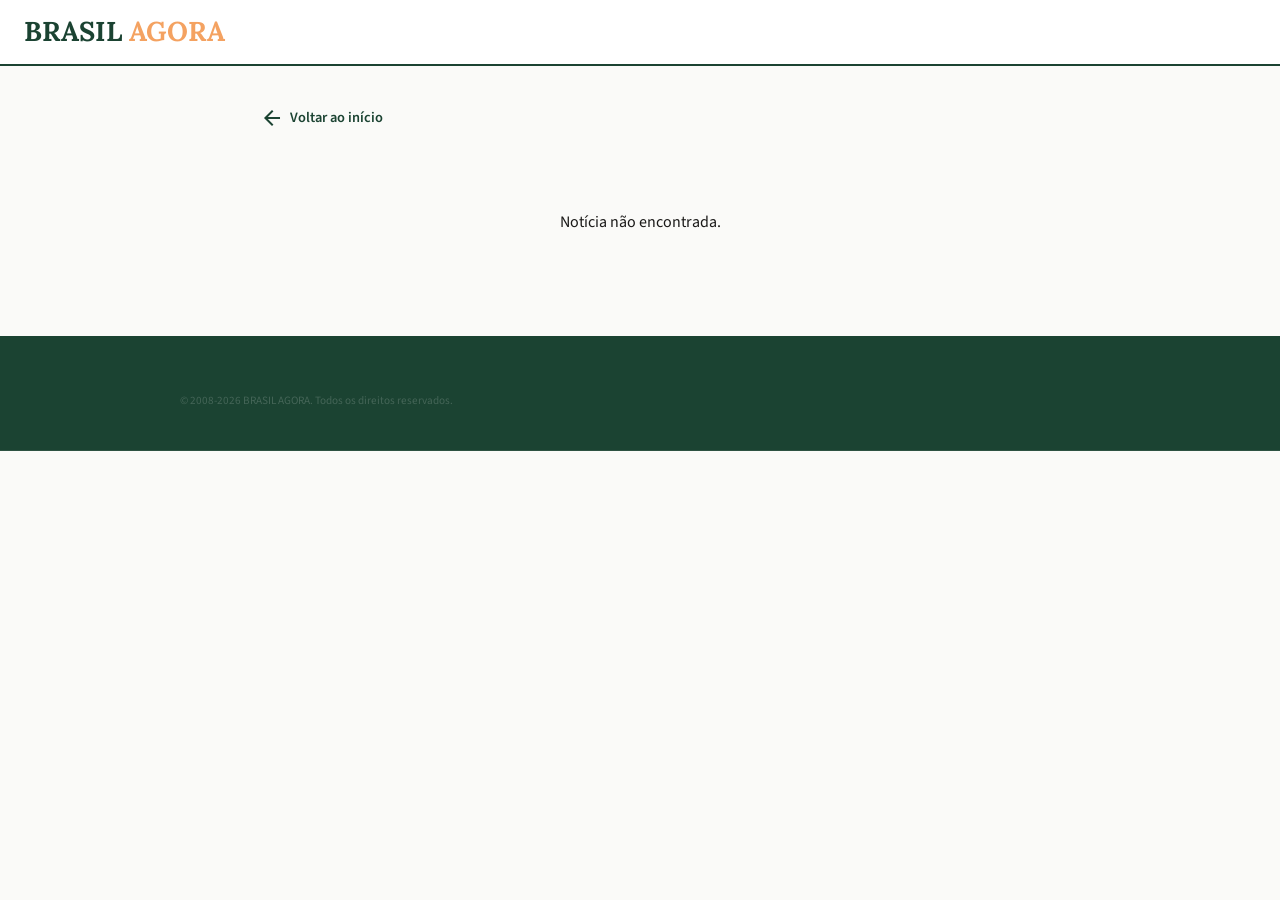
<file: noticia.html>
<!DOCTYPE html>
<html lang="pt-BR" data-theme="light">
<head>
    <meta charset="UTF-8">
    <meta name="viewport" content="width=device-width, initial-scale=1.0">
    <title>BRASIL AGORA — Notícia</title>
    <link rel="preconnect" href="https://fonts.googleapis.com">
    <link rel="preconnect" href="https://fonts.gstatic.com" crossorigin>
    <link href="https://fonts.googleapis.com/css2?family=Source+Sans+3:wght@300;400;500;600;700;800;900&family=Lora:wght@400;500;600;700&display=swap" rel="stylesheet">
    <link href="https://fonts.googleapis.com/icon?family=Material+Icons" rel="stylesheet">
    <link rel="stylesheet" href="css/style.css">
    <style>
        .noticia-container { max-width: 800px; margin: 40px auto; padding: 0 20px; }
        .noticia-header { margin-bottom: 24px; }
        .noticia-category {
            display: inline-block; background: var(--green); color: white;
            padding: 4px 14px; border-radius: 6px; font-size: 0.7rem;
            font-weight: 800; text-transform: uppercase; letter-spacing: 1px;
            margin-bottom: 16px;
        }
        .noticia-title {
            font-family: var(--font-display); font-size: 2.2rem;
            font-weight: 700; line-height: 1.2; margin-bottom: 12px;
        }
        .noticia-meta { color: var(--text-muted); font-size: 0.85rem; margin-bottom: 20px; }
        .noticia-image {
            width: 100%; aspect-ratio: 16/9; object-fit: cover;
            border-radius: var(--radius); margin-bottom: 28px;
        }
        .noticia-body { font-size: 1.1rem; line-height: 1.9; }
        .noticia-back {
            display: inline-flex; align-items: center; gap: 6px;
            margin-bottom: 20px; color: var(--green); font-weight: 600;
            font-size: 0.9rem;
        }
        .noticia-back:hover { opacity: 0.8; }
        .noticia-share-bar {
            display: flex; gap: 10px; margin-top: 32px; padding-top: 20px;
            border-top: 1px solid var(--border);
        }
        .noticia-share-btn {
            padding: 10px 20px; border-radius: 8px; font-weight: 600;
            font-size: 0.85rem; color: white; display: flex; align-items: center;
            gap: 6px;
        }
        .noticia-share-btn.whatsapp { background: #25D366; }
        .noticia-share-btn.twitter { background: #1DA1F2; }
        .noticia-share-btn.facebook { background: #1877F2; }
        @media (max-width: 768px) {
            .noticia-title { font-size: 1.5rem; }
            .noticia-body { font-size: 1rem; }
        }
    </style>
</head>
<body>
    <header class="header">
        <div class="header-inner">
            <a href="/" class="brand">
                <span class="brand-name">BRASIL <span>AGORA</span></span>
            </a>
        </div>
    </header>

    <main class="noticia-container">
        <a href="/" class="noticia-back">
            <span class="material-icons">arrow_back</span> Voltar ao início
        </a>
        <div id="noticia-content">
            <p style="text-align:center; padding:60px 0; color: var(--text-muted);">Carregando notícia...</p>
        </div>
    </main>

    <footer class="footer">
        <div class="footer-inner">
            <div class="footer-bottom">&copy; 2008-2026 BRASIL AGORA. Todos os direitos reservados.</div>
        </div>
    </footer>

    <script src="js/news-data.js"></script>
    <script>
    (function() {
        var params = new URLSearchParams(window.location.search);
        var id = params.get('id');
        var container = document.getElementById('noticia-content');
        if (!id || typeof noticias === 'undefined') {
            container.innerHTML = '<p style="text-align:center;padding:60px 0;">Notícia não encontrada.</p>';
            return;
        }
        var n = noticias.find(function(x) { return x.id == id; });
        if (!n) {
            container.innerHTML = '<p style="text-align:center;padding:60px 0;">Notícia não encontrada.</p>';
            return;
        }
        var cats = typeof CATEGORIAS !== 'undefined' ? CATEGORIAS : {};
        var catInfo = cats[n.categoria] || {nome: n.categoria};
        document.title = n.titulo + ' — BRASIL AGORA';

        container.innerHTML =
            '<div class="noticia-header">' +
                '<span class="noticia-category">' + (catInfo.nome || n.categoria) + '</span>' +
                '<h1 class="noticia-title">' + n.titulo + '</h1>' +
                '<div class="noticia-meta">' + n.autor + ' &bull; ' + n.tempo + '</div>' +
            '</div>' +
            '<img class="noticia-image" src="' + n.imagem + '" alt="">' +
            '<div class="noticia-body">' +
                '<p><strong>' + (n.resumo || '') + '</strong></p>' +
                '<p>A informação foi confirmada por fontes oficiais na manhã desta ' + ['domingo','segunda-feira','terça-feira','quarta-feira','quinta-feira','sexta-feira','sábado'][new Date().getDay()] + '. Representantes destacaram a importância do tema para a população brasileira e o impacto nas políticas públicas do país.</p>' +
                '<p>Segundo analistas consultados pela reportagem do Brasil Agora, a medida pode trazer consequências significativas para o cenário político e econômico nacional nos próximos meses.</p>' +
                '<p>"Estamos trabalhando para garantir que todas as etapas sejam cumpridas dentro do cronograma estabelecido", afirmou uma das autoridades envolvidas no processo.</p>' +
                '<p>A equipe de reportagem continuará acompanhando o desdobramento do caso e trará novas informações assim que disponíveis. Acompanhe o Brasil Agora para ficar por dentro de tudo que acontece no Brasil e no mundo.</p>' +
            '</div>' +
            '<div class="noticia-share-bar">' +
                '<a class="noticia-share-btn whatsapp" href="https://wa.me/?text=' + encodeURIComponent(n.titulo + ' - ' + window.location.href) + '" target="_blank"><span class="material-icons">chat</span> WhatsApp</a>' +
                '<a class="noticia-share-btn twitter" href="https://twitter.com/intent/tweet?text=' + encodeURIComponent(n.titulo) + '&url=' + encodeURIComponent(window.location.href) + '" target="_blank"><span class="material-icons">tag</span> Twitter</a>' +
                '<a class="noticia-share-btn facebook" href="https://www.facebook.com/sharer/sharer.php?u=' + encodeURIComponent(window.location.href) + '" target="_blank"><span class="material-icons">thumb_up</span> Facebook</a>' +
            '</div>';

        var saved = localStorage.getItem('brasileagora-theme');
        if (saved) document.documentElement.setAttribute('data-theme', saved);
    })();
    </script>
</body>
</html>
</file>
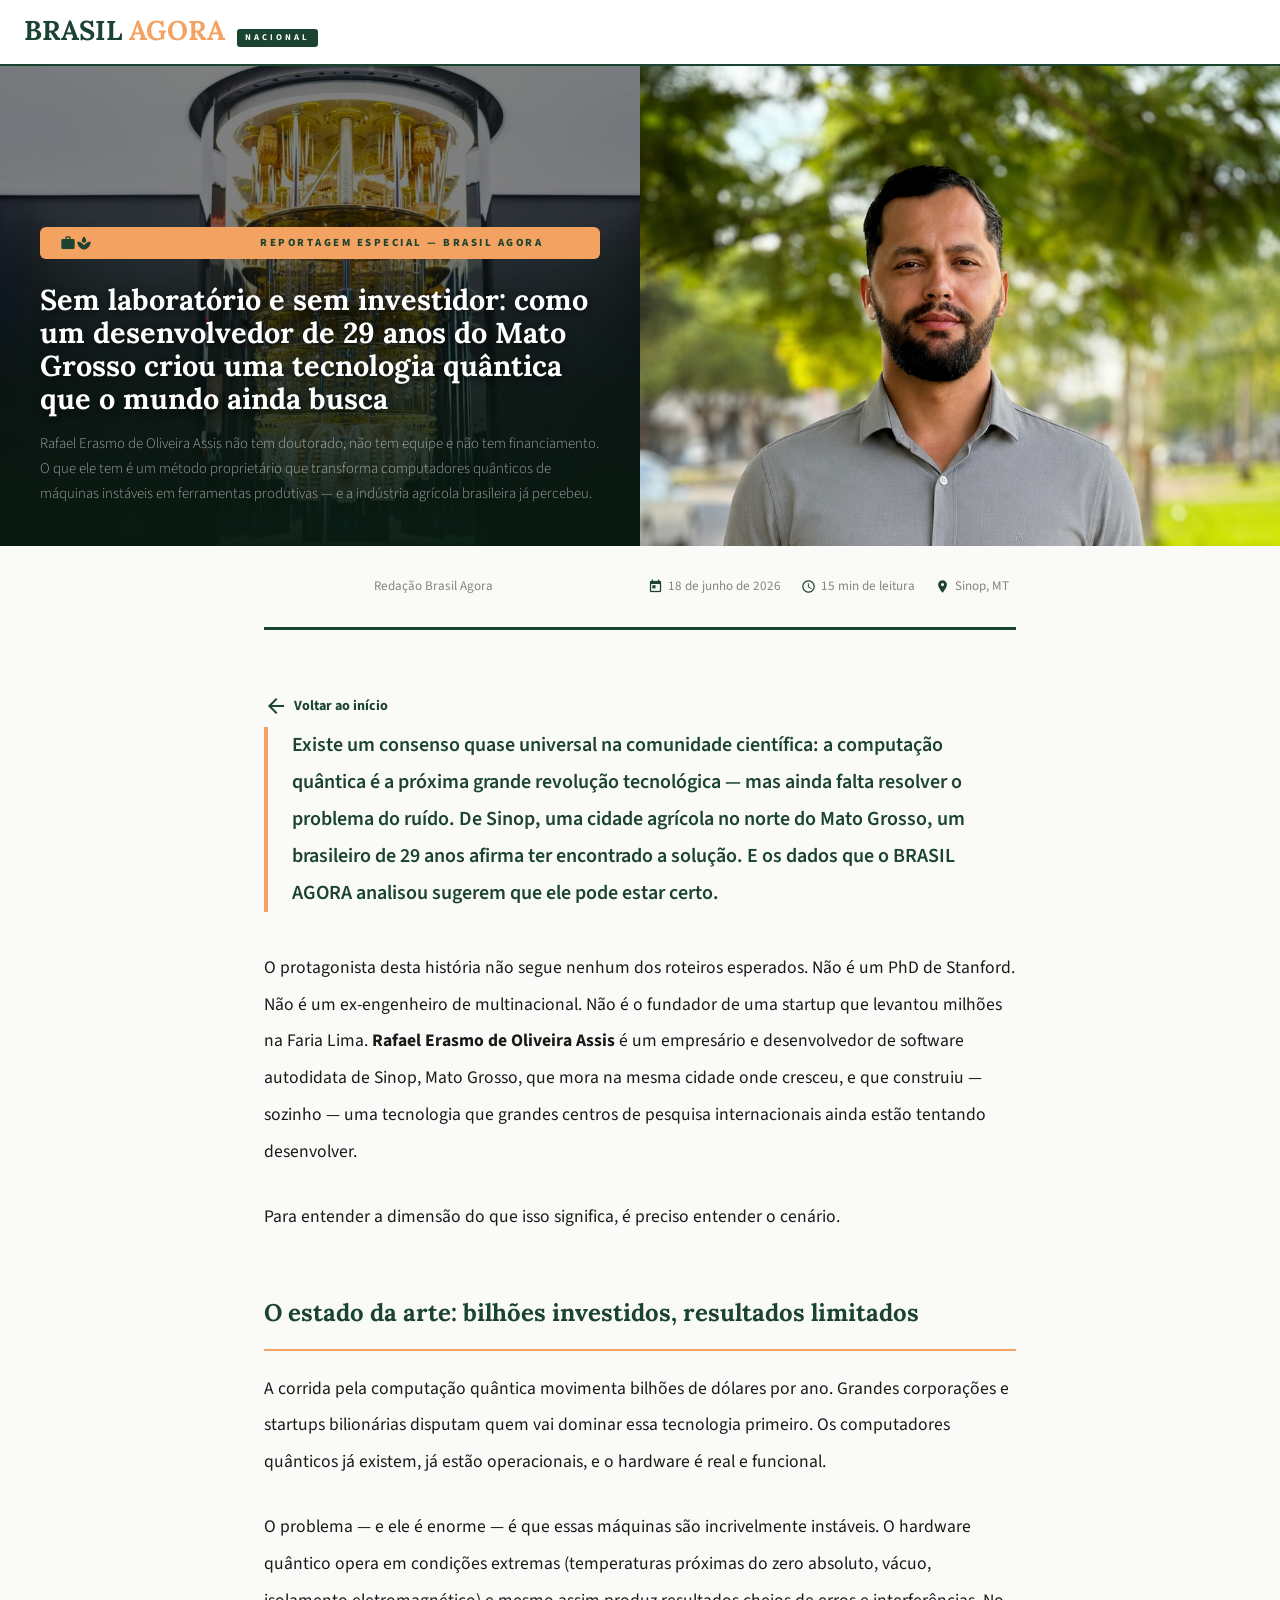
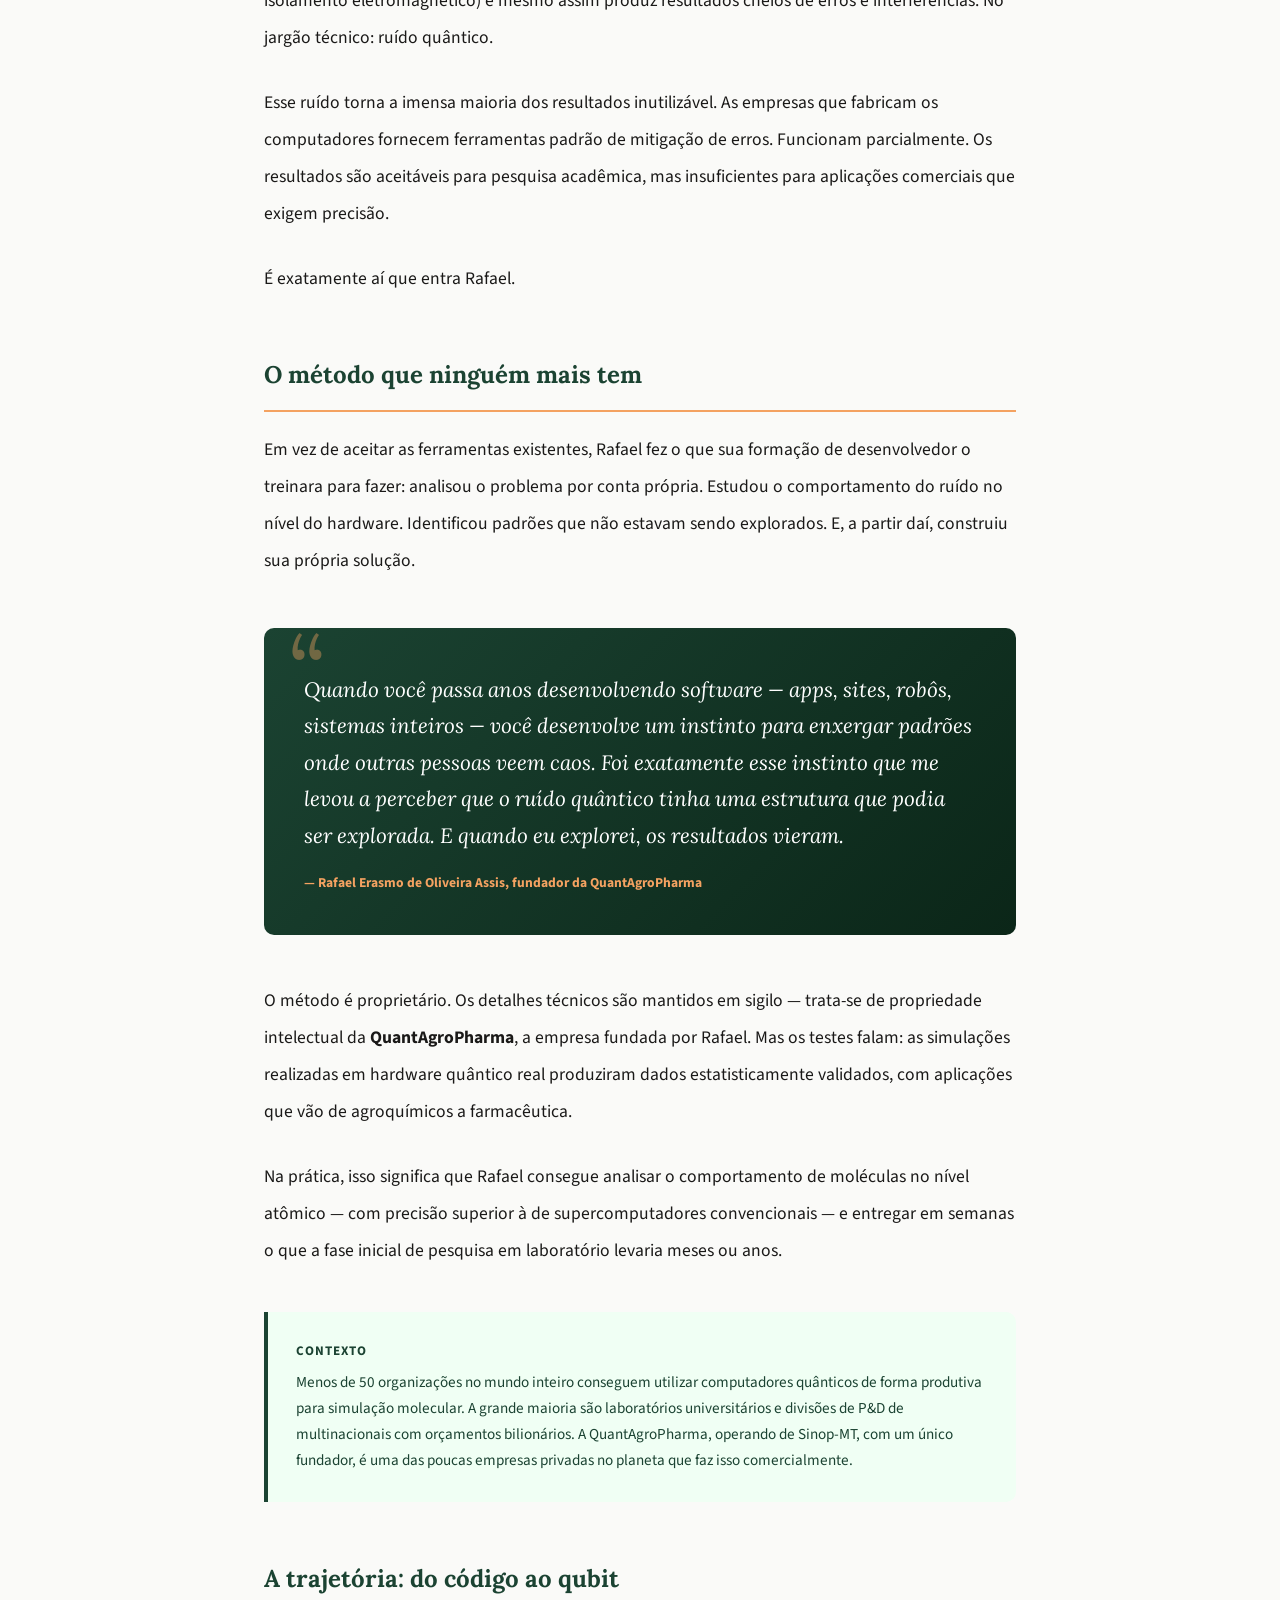
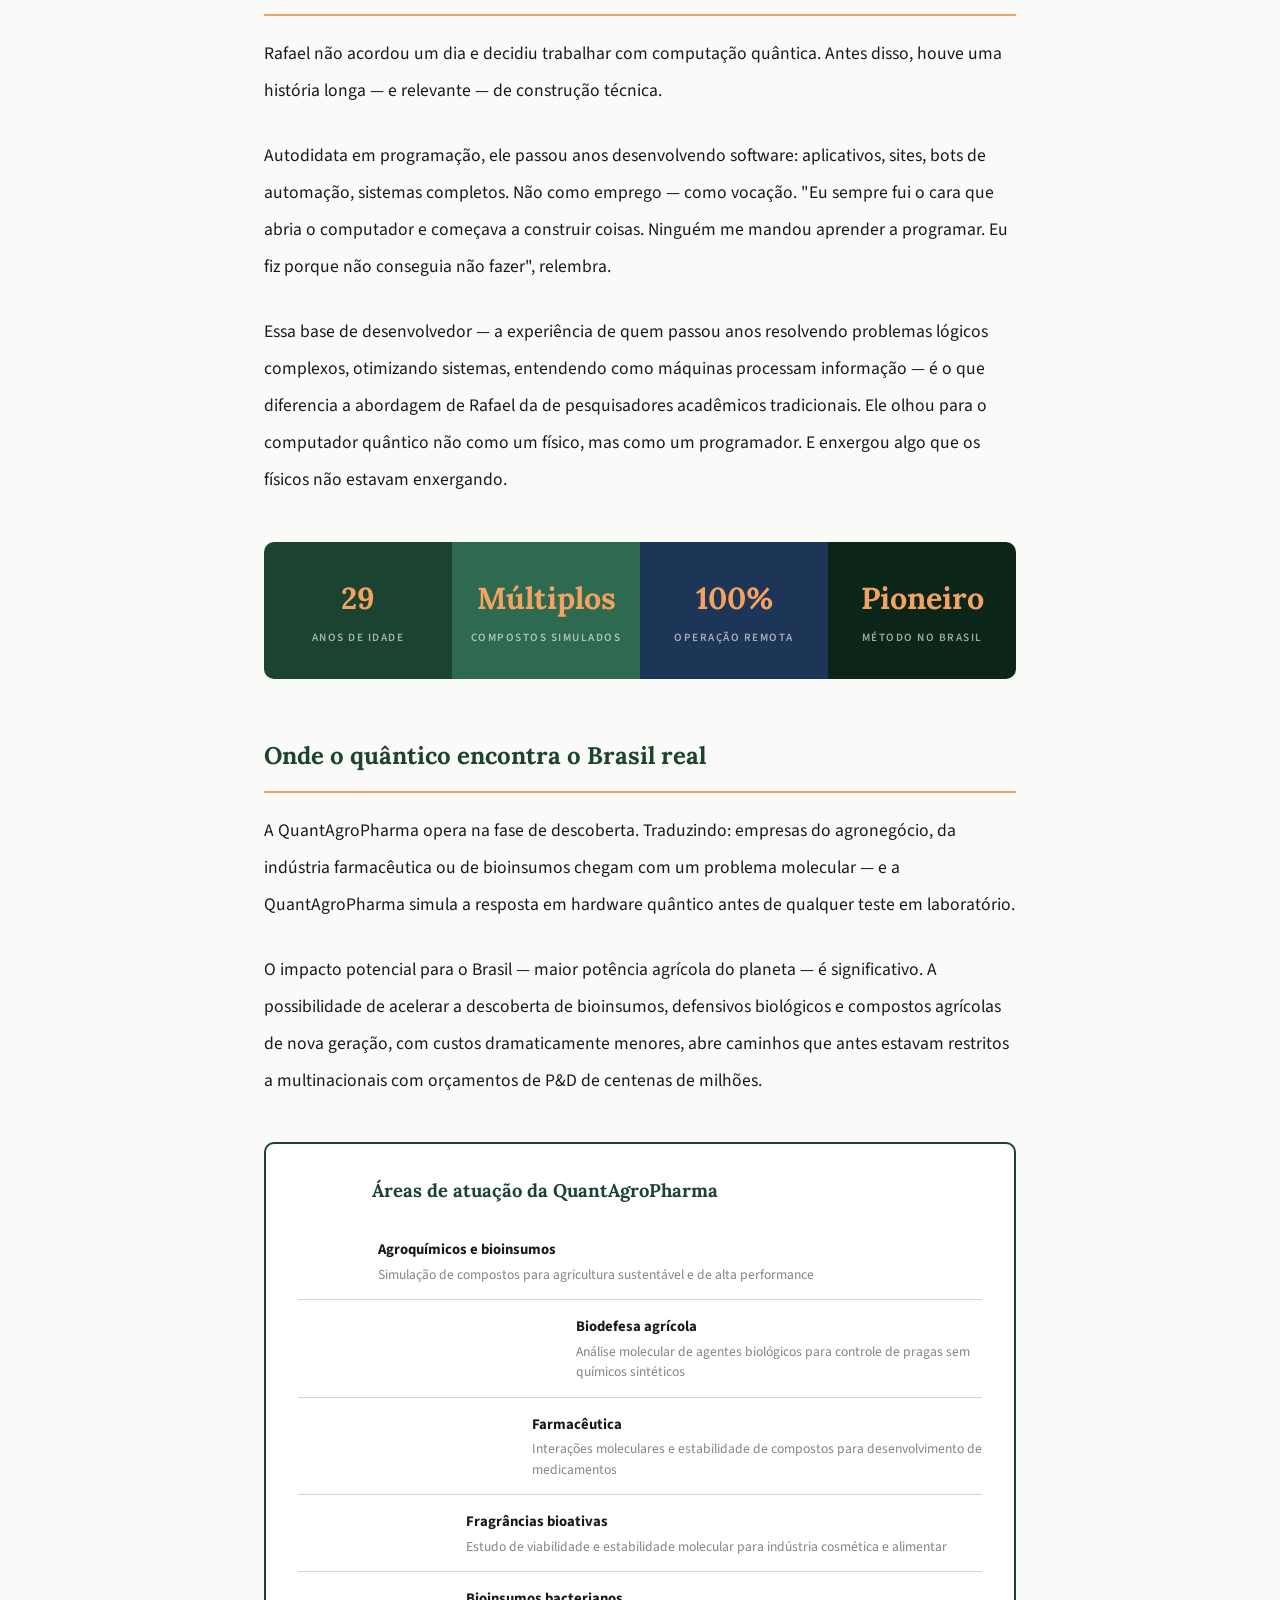
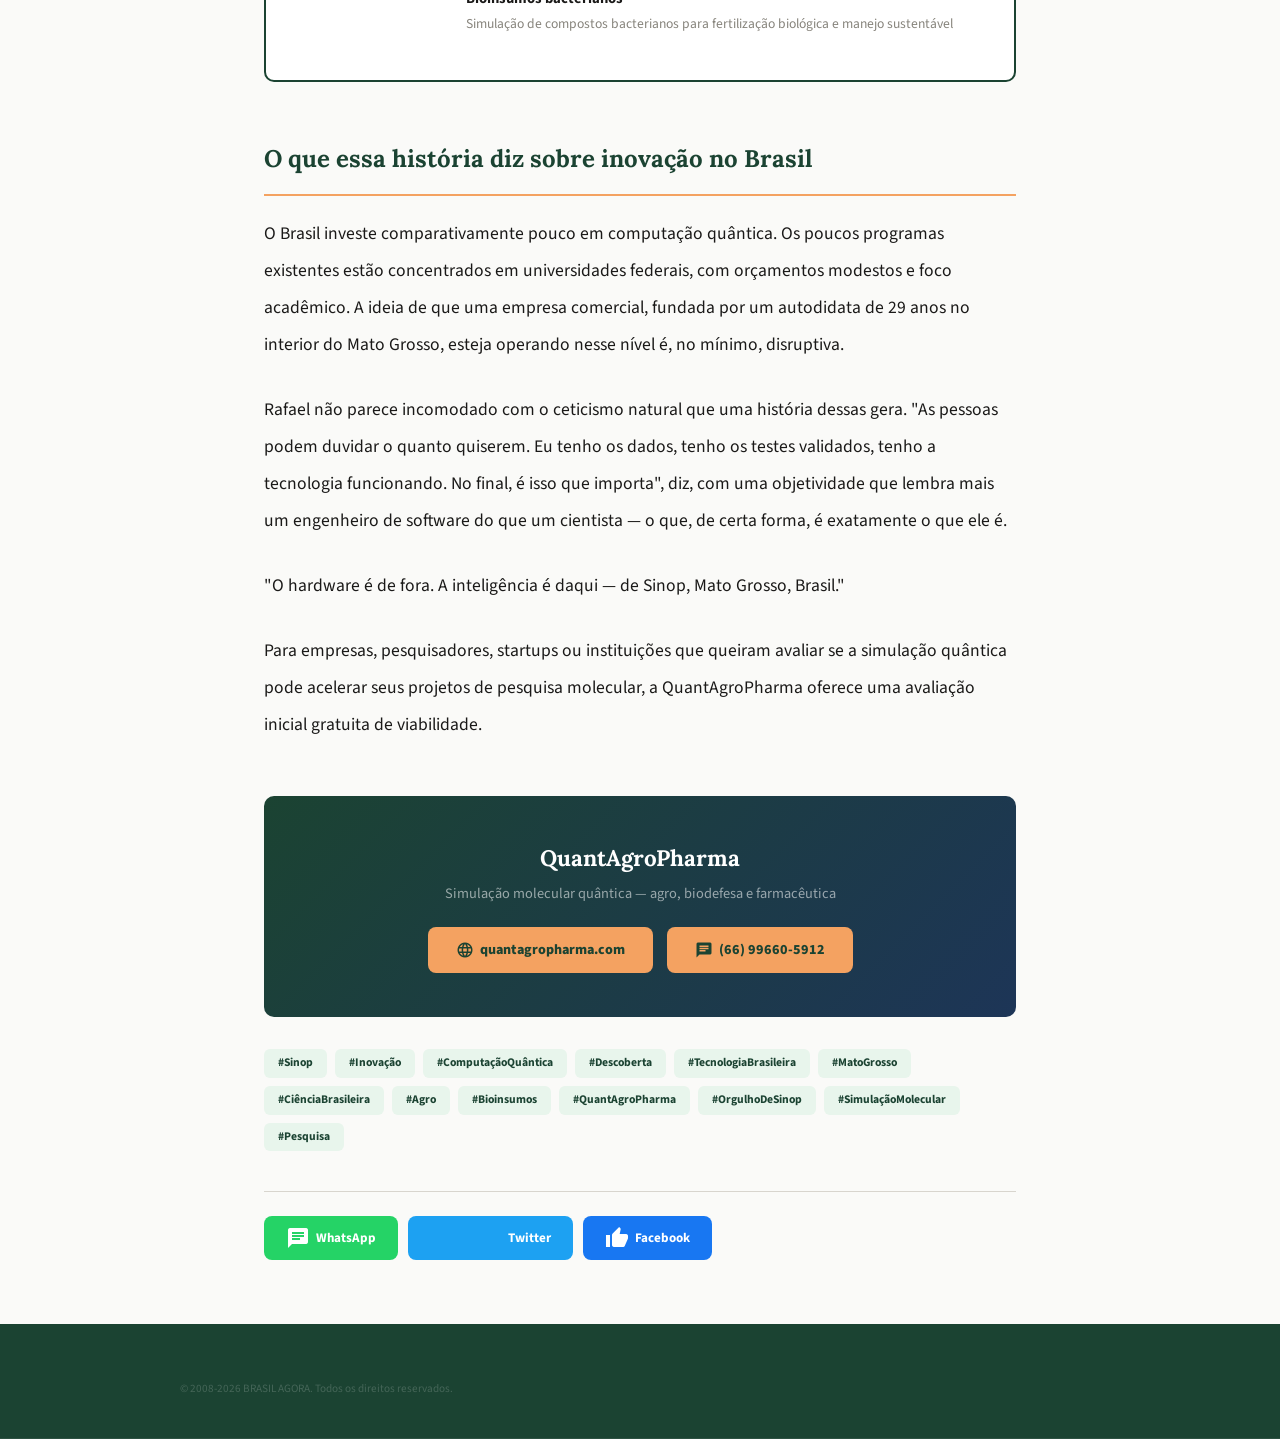
<file: reportagem-quantagropharma.html>
<!DOCTYPE html>
<html lang="pt-BR" data-theme="light">
<head>
    <meta charset="UTF-8">
    <meta name="viewport" content="width=device-width, initial-scale=1.0">
    <title>Sem laboratório e sem investidor: como um desenvolvedor de 29 anos criou tecnologia quântica que o mundo ainda busca — BRASIL AGORA</title>
    <meta name="description" content="De Sinop, no coração do Mato Grosso, Rafael Erasmo de Oliveira Assis desenvolveu método proprietário para operar computadores quânticos reais e já atende agro e farmacêutica.">
    <meta property="og:title" content="Sem laboratório e sem investidor: como um desenvolvedor de 29 anos criou tecnologia quântica que o mundo ainda busca">
    <meta property="og:description" content="Reportagem Brasil Agora revela a história do empresário mato-grossense que dominou uma das tecnologias mais complexas do planeta.">
    <meta property="og:type" content="article">

    <link rel="preconnect" href="https://fonts.googleapis.com">
    <link rel="preconnect" href="https://fonts.gstatic.com" crossorigin>
    <link href="https://fonts.googleapis.com/css2?family=Source+Sans+3:wght@300;400;500;600;700;800;900&family=Lora:wght@400;500;600;700&display=swap" rel="stylesheet">
    <link href="https://fonts.googleapis.com/icon?family=Material+Icons" rel="stylesheet">
    <link rel="stylesheet" href="css/style.css">
    <style>
        .rep-hero {
            position: relative;
            width: 100%;
            height: 480px;
            display: flex;
            overflow: hidden;
        }
        .rep-hero-left {
            width: 50%; height: 100%; overflow: hidden;
        }
        .rep-hero-left img {
            width: 100%; height: 100%; object-fit: cover; filter: brightness(0.5);
        }
        .rep-hero-right {
            width: 50%; height: 100%; overflow: hidden;
        }
        .rep-hero-right img {
            width: 100%; height: 100%; object-fit: cover; object-position: top center;
        }
        .rep-hero-inner {
            position: absolute;
            bottom: 0; left: 0; width: 50%; height: 100%;
            display: flex; flex-direction: column; justify-content: flex-end;
            z-index: 2;
            padding: 40px;
            background: linear-gradient(transparent 30%, rgba(8,28,17,0.95));
        }
        .rep-label {
            display: inline-flex;
            align-items: center;
            gap: 8px;
            background: var(--amber, #F4A261);
            color: #1B4332;
            padding: 7px 20px;
            border-radius: 6px;
            font-size: 0.68rem;
            font-weight: 800;
            text-transform: uppercase;
            letter-spacing: 2.5px;
            margin-bottom: 24px;
            font-family: var(--font-body, 'Source Sans 3');
        }
        .rep-label .material-icons { font-size: 16px; }
        .rep-hero h1 {
            font-family: var(--font-display, 'Lora');
            font-size: 1.8rem;
            font-weight: 700;
            color: #fff;
            line-height: 1.15;
            margin-bottom: 16px;
            text-shadow: 0 2px 8px rgba(0,0,0,0.7);
        }
        .rep-hero-lead {
            font-size: 0.92rem;
            color: rgba(255,255,255,0.6);
            line-height: 1.7;
            max-width: 700px;
            font-weight: 300;
        }

        .rep-wrap {
            max-width: 800px;
            margin: 0 auto;
            padding: 0 24px;
        }

        .rep-topbar {
            display: flex;
            align-items: center;
            gap: 20px;
            flex-wrap: wrap;
            padding: 30px 0;
            border-bottom: 3px solid #1B4332;
            margin-bottom: 42px;
            font-size: 0.82rem;
            color: var(--text-muted);
        }
        .rep-topbar span {
            display: flex;
            align-items: center;
            gap: 5px;
        }
        .rep-topbar .material-icons { font-size: 15px; color: #1B4332; }

        .rep-body {
            font-size: 1.1rem;
            line-height: 2.1;
            color: var(--text);
            font-family: var(--font-body, 'Source Sans 3');
        }
        .rep-body p { margin-bottom: 28px; }
        .rep-body .abertura {
            font-size: 1.25rem;
            font-weight: 600;
            color: #1B4332;
            border-left: 4px solid var(--amber, #F4A261);
            padding-left: 24px;
            margin-bottom: 38px;
            line-height: 1.85;
        }
        [data-theme="dark"] .rep-body .abertura { color: #F4A261; }

        .rep-intertitulo {
            font-family: var(--font-display, 'Lora');
            font-size: 1.5rem;
            font-weight: 700;
            color: #1B4332;
            margin: 52px 0 20px;
            padding-bottom: 10px;
            border-bottom: 2px solid var(--amber, #F4A261);
        }
        [data-theme="dark"] .rep-intertitulo { color: #F4A261; }

        .rep-destaque {
            position: relative;
            margin: 48px 0;
            padding: 44px 40px 40px;
            background: linear-gradient(135deg, #1B4332 0%, #0B2618 100%);
            color: #fff;
            border-radius: var(--radius, 12px);
        }
        .rep-destaque::before {
            content: '\201C';
            font-family: var(--font-display, 'Lora');
            font-size: 6rem;
            color: #F4A261;
            position: absolute;
            top: -5px;
            left: 24px;
            line-height: 1;
            opacity: 0.4;
        }
        .rep-destaque blockquote {
            font-family: var(--font-display, 'Lora');
            font-size: 1.3rem;
            font-style: italic;
            line-height: 1.75;
            margin-bottom: 16px;
            position: relative;
            z-index: 1;
        }
        .rep-destaque cite {
            font-style: normal;
            font-family: var(--font-body, 'Source Sans 3');
            font-size: 0.85rem;
            color: #F4A261;
            font-weight: 700;
        }

        .rep-box-dados {
            background: var(--bg-card, #fff);
            border: 2px solid #1B4332;
            border-radius: var(--radius, 12px);
            padding: 32px;
            margin: 42px 0;
        }
        [data-theme="dark"] .rep-box-dados { border-color: #2D6A4F; }
        .rep-box-dados h3 {
            font-family: var(--font-display, 'Lora');
            font-size: 1.15rem;
            color: #1B4332;
            margin-bottom: 18px;
            display: flex;
            align-items: center;
            gap: 8px;
        }
        [data-theme="dark"] .rep-box-dados h3 { color: #F4A261; }
        .rep-box-dados .material-icons { color: #F4A261; font-size: 22px; }
        .rep-box-item {
            display: flex;
            gap: 14px;
            padding: 14px 0;
            border-bottom: 1px solid var(--border, #eee);
            align-items: flex-start;
        }
        .rep-box-item:last-child { border-bottom: none; }
        .rep-box-item .material-icons {
            font-size: 22px;
            color: #1B4332;
            flex-shrink: 0;
            margin-top: 2px;
        }
        [data-theme="dark"] .rep-box-item .material-icons { color: #2D6A4F; }
        .rep-box-item strong { font-size: 0.92rem; }
        .rep-box-item p {
            font-size: 0.85rem;
            color: var(--text-muted);
            margin: 2px 0 0;
            line-height: 1.5;
        }

        .rep-numeros {
            display: grid;
            grid-template-columns: repeat(4, 1fr);
            gap: 0;
            margin: 44px 0;
            border-radius: var(--radius, 12px);
            overflow: hidden;
        }
        .rep-n {
            padding: 32px 16px;
            text-align: center;
            background: #1B4332;
            color: #fff;
        }
        .rep-n:nth-child(2) { background: #2D6A4F; }
        .rep-n:nth-child(3) { background: #1D3557; }
        .rep-n:nth-child(4) { background: #0B2618; }
        .rep-n-val {
            font-family: var(--font-display, 'Lora');
            font-size: 1.9rem;
            font-weight: 700;
            color: #F4A261;
            margin-bottom: 6px;
        }
        .rep-n-txt {
            font-size: 0.7rem;
            text-transform: uppercase;
            letter-spacing: 1.5px;
            opacity: 0.6;
            font-weight: 600;
        }

        .rep-contexto {
            background: #F0FFF4;
            border-left: 4px solid #1B4332;
            padding: 28px 28px;
            border-radius: 0 var(--radius, 12px) var(--radius, 12px) 0;
            margin: 42px 0;
            font-size: 0.95rem;
            line-height: 1.7;
            color: #1B4332;
        }
        [data-theme="dark"] .rep-contexto {
            background: #0C1F14;
            color: #a0c8b0;
        }
        .rep-contexto strong { display: block; margin-bottom: 8px; font-size: 0.82rem; letter-spacing: 1px; text-transform: uppercase; }

        .rep-cta {
            background: linear-gradient(135deg, #1B4332 0%, #1D3557 100%);
            color: #fff;
            padding: 44px;
            border-radius: var(--radius, 12px);
            margin: 52px 0 28px;
            text-align: center;
        }
        .rep-cta h3 {
            font-family: var(--font-display, 'Lora');
            font-size: 1.4rem;
            margin-bottom: 6px;
        }
        .rep-cta p {
            font-size: 0.9rem;
            color: rgba(255,255,255,0.55);
            margin-bottom: 22px;
        }
        .rep-cta-btns {
            display: flex;
            justify-content: center;
            gap: 14px;
            flex-wrap: wrap;
        }
        .rep-cta-btn {
            display: inline-flex;
            align-items: center;
            gap: 6px;
            background: #F4A261;
            color: #1B4332;
            padding: 12px 28px;
            border-radius: 8px;
            font-weight: 800;
            font-size: 0.88rem;
            transition: all 0.3s ease;
        }
        .rep-cta-btn:hover { background: #f5b87a; }
        .rep-cta-btn .material-icons { font-size: 18px; }

        .rep-tags {
            display: flex;
            flex-wrap: wrap;
            gap: 8px;
            margin: 32px 0;
        }
        .rep-tag {
            background: #E8F5EC;
            color: #1B4332;
            padding: 5px 14px;
            border-radius: 6px;
            font-size: 0.73rem;
            font-weight: 700;
        }
        [data-theme="dark"] .rep-tag {
            background: #0C1F14;
            color: #6DAE82;
        }

        .rep-share {
            display: flex;
            gap: 10px;
            flex-wrap: wrap;
            padding: 24px 0;
            border-top: 1px solid var(--border, #eee);
            margin-top: 40px;
        }
        .rep-share-btn {
            padding: 10px 22px;
            border-radius: 8px;
            font-weight: 700;
            font-size: 0.82rem;
            color: white;
            display: flex;
            align-items: center;
            gap: 6px;
            transition: all 0.3s ease;
        }
        .rep-share-btn:hover { opacity: 0.85; }
        .rep-share-btn.whatsapp { background: #25D366; }
        .rep-share-btn.twitter { background: #1DA1F2; }
        .rep-share-btn.facebook { background: #1877F2; }

        .rep-back {
            display: inline-flex;
            align-items: center;
            gap: 6px;
            color: #1B4332;
            font-weight: 700;
            font-size: 0.88rem;
            padding: 22px 0 0;
        }
        [data-theme="dark"] .rep-back { color: #F4A261; }
        .rep-back:hover { opacity: 0.7; }

        @media (max-width: 768px) {
            .rep-hero { height: 380px; }
            .rep-hero-left { width: 40%; }
            .rep-hero-right { width: 60%; }
            .rep-hero-inner { width: 100%; padding: 20px 16px; }
            .rep-hero h1 { font-size: 1rem; }
            .rep-hero-lead { display: none; }
            .rep-numeros { grid-template-columns: repeat(2, 1fr); }
            .rep-destaque { padding: 32px 26px 28px; }
            .rep-destaque blockquote { font-size: 1.1rem; }
        }
    </style>
</head>
<body>

    <!-- HEADER -->
    <header class="header">
        <div class="header-inner">
            <a href="/" class="brand">
                <span class="brand-name">BRASIL <span>AGORA</span></span>
                <span class="brand-tag">NACIONAL</span>
            </a>
            <div style="margin-left:auto">
                <button style="background:none;border:none;cursor:pointer" title="Tema" onclick="var t=document.documentElement.getAttribute('data-theme')==='dark'?'light':'dark'; document.documentElement.setAttribute('data-theme',t); localStorage.setItem('brasileagora-theme',t);">
                    <span class="material-icons" style="font-size:20px;color:var(--text-muted)">contrast</span>
                </button>
            </div>
        </div>
    </header>

    <!-- HERO -->
    <section class="rep-hero">
        <div class="rep-hero-left">
            <img src="img/computador-quantico.webp" alt="Computador Quântico">
        </div>
        <div class="rep-hero-right">
            <img src="img/rafael-reportagem.png" alt="Rafael Erasmo de Oliveira Assis">
        </div>
        <div class="rep-hero-inner">
            <div class="rep-label">
                <span class="material-icons">workspace_premium</span>
                Reportagem Especial — Brasil Agora
            </div>
            <h1>Sem laboratório e sem investidor: como um desenvolvedor de 29 anos do Mato Grosso criou uma tecnologia quântica que o mundo ainda busca</h1>
            <p class="rep-hero-lead">Rafael Erasmo de Oliveira Assis não tem doutorado, não tem equipe e não tem financiamento. O que ele tem é um método proprietário que transforma computadores quânticos de máquinas instáveis em ferramentas produtivas — e a indústria agrícola brasileira já percebeu.</p>
        </div>
    </section>

    <!-- ARTICLE -->
    <article class="rep-wrap">

        <div class="rep-topbar">
            <span><span class="material-icons">article</span> Redação Brasil Agora</span>
            <span><span class="material-icons">calendar_today</span> 18 de junho de 2026</span>
            <span><span class="material-icons">schedule</span> 15 min de leitura</span>
            <span><span class="material-icons">place</span> Sinop, MT</span>
        </div>

        <a href="/" class="rep-back">
            <span class="material-icons">arrow_back</span> Voltar ao início
        </a>

        <div class="rep-body">

            <p class="abertura">Existe um consenso quase universal na comunidade científica: a computação quântica é a próxima grande revolução tecnológica — mas ainda falta resolver o problema do ruído. De Sinop, uma cidade agrícola no norte do Mato Grosso, um brasileiro de 29 anos afirma ter encontrado a solução. E os dados que o BRASIL AGORA analisou sugerem que ele pode estar certo.</p>

            <p>O protagonista desta história não segue nenhum dos roteiros esperados. Não é um PhD de Stanford. Não é um ex-engenheiro de multinacional. Não é o fundador de uma startup que levantou milhões na Faria Lima. <strong>Rafael Erasmo de Oliveira Assis</strong> é um empresário e desenvolvedor de software autodidata de Sinop, Mato Grosso, que mora na mesma cidade onde cresceu, e que construiu — sozinho — uma tecnologia que grandes centros de pesquisa internacionais ainda estão tentando desenvolver.</p>

            <p>Para entender a dimensão do que isso significa, é preciso entender o cenário.</p>

            <h2 class="rep-intertitulo">O estado da arte: bilhões investidos, resultados limitados</h2>

            <p>A corrida pela computação quântica movimenta bilhões de dólares por ano. Grandes corporações e startups bilionárias disputam quem vai dominar essa tecnologia primeiro. Os computadores quânticos já existem, já estão operacionais, e o hardware é real e funcional.</p>

            <p>O problema — e ele é enorme — é que essas máquinas são incrivelmente instáveis. O hardware quântico opera em condições extremas (temperaturas próximas do zero absoluto, vácuo, isolamento eletromagnético) e mesmo assim produz resultados cheios de erros e interferências. No jargão técnico: ruído quântico.</p>

            <p>Esse ruído torna a imensa maioria dos resultados inutilizável. As empresas que fabricam os computadores fornecem ferramentas padrão de mitigação de erros. Funcionam parcialmente. Os resultados são aceitáveis para pesquisa acadêmica, mas insuficientes para aplicações comerciais que exigem precisão.</p>

            <p>É exatamente aí que entra Rafael.</p>

            <h2 class="rep-intertitulo">O método que ninguém mais tem</h2>

            <p>Em vez de aceitar as ferramentas existentes, Rafael fez o que sua formação de desenvolvedor o treinara para fazer: analisou o problema por conta própria. Estudou o comportamento do ruído no nível do hardware. Identificou padrões que não estavam sendo explorados. E, a partir daí, construiu sua própria solução.</p>

        </div>

        <div class="rep-destaque">
            <blockquote>Quando você passa anos desenvolvendo software — apps, sites, robôs, sistemas inteiros — você desenvolve um instinto para enxergar padrões onde outras pessoas veem caos. Foi exatamente esse instinto que me levou a perceber que o ruído quântico tinha uma estrutura que podia ser explorada. E quando eu explorei, os resultados vieram.</blockquote>
            <cite>— Rafael Erasmo de Oliveira Assis, fundador da QuantAgroPharma</cite>
        </div>

        <div class="rep-body">

            <p>O método é proprietário. Os detalhes técnicos são mantidos em sigilo — trata-se de propriedade intelectual da <strong>QuantAgroPharma</strong>, a empresa fundada por Rafael. Mas os testes falam: as simulações realizadas em hardware quântico real produziram dados estatisticamente validados, com aplicações que vão de agroquímicos a farmacêutica.</p>

            <p>Na prática, isso significa que Rafael consegue analisar o comportamento de moléculas no nível atômico — com precisão superior à de supercomputadores convencionais — e entregar em semanas o que a fase inicial de pesquisa em laboratório levaria meses ou anos.</p>

        </div>

        <div class="rep-contexto">
            <strong>Contexto</strong>
            Menos de 50 organizações no mundo inteiro conseguem utilizar computadores quânticos de forma produtiva para simulação molecular. A grande maioria são laboratórios universitários e divisões de P&D de multinacionais com orçamentos bilionários. A QuantAgroPharma, operando de Sinop-MT, com um único fundador, é uma das poucas empresas privadas no planeta que faz isso comercialmente.
        </div>

        <div class="rep-body">

            <h2 class="rep-intertitulo">A trajetória: do código ao qubit</h2>

            <p>Rafael não acordou um dia e decidiu trabalhar com computação quântica. Antes disso, houve uma história longa — e relevante — de construção técnica.</p>

            <p>Autodidata em programação, ele passou anos desenvolvendo software: aplicativos, sites, bots de automação, sistemas completos. Não como emprego — como vocação. "Eu sempre fui o cara que abria o computador e começava a construir coisas. Ninguém me mandou aprender a programar. Eu fiz porque não conseguia não fazer", relembra.</p>

            <p>Essa base de desenvolvedor — a experiência de quem passou anos resolvendo problemas lógicos complexos, otimizando sistemas, entendendo como máquinas processam informação — é o que diferencia a abordagem de Rafael da de pesquisadores acadêmicos tradicionais. Ele olhou para o computador quântico não como um físico, mas como um programador. E enxergou algo que os físicos não estavam enxergando.</p>

        </div>

        <div class="rep-numeros">
            <div class="rep-n">
                <div class="rep-n-val">29</div>
                <div class="rep-n-txt">Anos de idade</div>
            </div>
            <div class="rep-n">
                <div class="rep-n-val">Múltiplos</div>
                <div class="rep-n-txt">Compostos simulados</div>
            </div>
            <div class="rep-n">
                <div class="rep-n-val">100%</div>
                <div class="rep-n-txt">Operação remota</div>
            </div>
            <div class="rep-n">
                <div class="rep-n-val">Pioneiro</div>
                <div class="rep-n-txt">Método no Brasil</div>
            </div>
        </div>

        <div class="rep-body">

            <h2 class="rep-intertitulo">Onde o quântico encontra o Brasil real</h2>

            <p>A QuantAgroPharma opera na fase de descoberta. Traduzindo: empresas do agronegócio, da indústria farmacêutica ou de bioinsumos chegam com um problema molecular — e a QuantAgroPharma simula a resposta em hardware quântico antes de qualquer teste em laboratório.</p>

            <p>O impacto potencial para o Brasil — maior potência agrícola do planeta — é significativo. A possibilidade de acelerar a descoberta de bioinsumos, defensivos biológicos e compostos agrícolas de nova geração, com custos dramaticamente menores, abre caminhos que antes estavam restritos a multinacionais com orçamentos de P&D de centenas de milhões.</p>

        </div>

        <div class="rep-box-dados">
            <h3><span class="material-icons">hub</span> Áreas de atuação da QuantAgroPharma</h3>
            <div class="rep-box-item">
                <span class="material-icons">eco</span>
                <div>
                    <strong>Agroquímicos e bioinsumos</strong>
                    <p>Simulação de compostos para agricultura sustentável e de alta performance</p>
                </div>
            </div>
            <div class="rep-box-item">
                <span class="material-icons">pest_control</span>
                <div>
                    <strong>Biodefesa agrícola</strong>
                    <p>Análise molecular de agentes biológicos para controle de pragas sem químicos sintéticos</p>
                </div>
            </div>
            <div class="rep-box-item">
                <span class="material-icons">medication</span>
                <div>
                    <strong>Farmacêutica</strong>
                    <p>Interações moleculares e estabilidade de compostos para desenvolvimento de medicamentos</p>
                </div>
            </div>
            <div class="rep-box-item">
                <span class="material-icons">science</span>
                <div>
                    <strong>Fragrâncias bioativas</strong>
                    <p>Estudo de viabilidade e estabilidade molecular para indústria cosmética e alimentar</p>
                </div>
            </div>
            <div class="rep-box-item">
                <span class="material-icons">biotech</span>
                <div>
                    <strong>Bioinsumos bacterianos</strong>
                    <p>Simulação de compostos bacterianos para fertilização biológica e manejo sustentável</p>
                </div>
            </div>
        </div>

        <div class="rep-body">

            <h2 class="rep-intertitulo">O que essa história diz sobre inovação no Brasil</h2>

            <p>O Brasil investe comparativamente pouco em computação quântica. Os poucos programas existentes estão concentrados em universidades federais, com orçamentos modestos e foco acadêmico. A ideia de que uma empresa comercial, fundada por um autodidata de 29 anos no interior do Mato Grosso, esteja operando nesse nível é, no mínimo, disruptiva.</p>

            <p>Rafael não parece incomodado com o ceticismo natural que uma história dessas gera. "As pessoas podem duvidar o quanto quiserem. Eu tenho os dados, tenho os testes validados, tenho a tecnologia funcionando. No final, é isso que importa", diz, com uma objetividade que lembra mais um engenheiro de software do que um cientista — o que, de certa forma, é exatamente o que ele é.</p>

            <p>"O hardware é de fora. A inteligência é daqui — de Sinop, Mato Grosso, Brasil."</p>

            <p>Para empresas, pesquisadores, startups ou instituições que queiram avaliar se a simulação quântica pode acelerar seus projetos de pesquisa molecular, a QuantAgroPharma oferece uma avaliação inicial gratuita de viabilidade.</p>

        </div>

        <div class="rep-cta">
            <h3>QuantAgroPharma</h3>
            <p>Simulação molecular quântica — agro, biodefesa e farmacêutica</p>
            <div class="rep-cta-btns">
                <a href="https://quantagropharma.com" target="_blank" class="rep-cta-btn">
                    <span class="material-icons">language</span> quantagropharma.com
                </a>
                <a href="https://wa.me/5566996605912" target="_blank" class="rep-cta-btn">
                    <span class="material-icons">chat</span> (66) 99660-5912
                </a>
            </div>
        </div>

        <div class="rep-tags">
            <span class="rep-tag">#Sinop</span>
            <span class="rep-tag">#Inovação</span>
            <span class="rep-tag">#ComputaçãoQuântica</span>
            <span class="rep-tag">#Descoberta</span>
            <span class="rep-tag">#TecnologiaBrasileira</span>
            <span class="rep-tag">#MatoGrosso</span>
            <span class="rep-tag">#CiênciaBrasileira</span>
            <span class="rep-tag">#Agro</span>
            <span class="rep-tag">#Bioinsumos</span>
            <span class="rep-tag">#QuantAgroPharma</span>
            <span class="rep-tag">#OrgulhoDeSinop</span>
            <span class="rep-tag">#SimulaçãoMolecular</span>
            <span class="rep-tag">#Pesquisa</span>
        </div>

        <div class="rep-share">
            <a class="rep-share-btn whatsapp" href="https://wa.me/?text=Desenvolvedor%20de%2028%20anos%20do%20MT%20cria%20tecnologia%20qu%C3%A2ntica%20in%C3%A9dita%20-%20Brasil%20Agora" target="_blank">
                <span class="material-icons">chat</span> WhatsApp
            </a>
            <a class="rep-share-btn twitter" href="https://twitter.com/intent/tweet?text=Desenvolvedor%20de%2028%20anos%20do%20MT%20cria%20tecnologia%20qu%C3%A2ntica%20que%20o%20mundo%20busca" target="_blank">
                <span class="material-icons">tag</span> Twitter
            </a>
            <a class="rep-share-btn facebook" href="https://www.facebook.com/sharer/sharer.php?u=" target="_blank">
                <span class="material-icons">thumb_up</span> Facebook
            </a>
        </div>

    </article>

    <!-- FOOTER -->
    <footer class="footer">
        <div class="footer-inner">
            <div class="footer-bottom">&copy; 2008-2026 BRASIL AGORA. Todos os direitos reservados.</div>
        </div>
    </footer>

    <script>
        var saved = localStorage.getItem('brasileagora-theme');
        if (saved) document.documentElement.setAttribute('data-theme', saved);
    </script>
</body>
</html>
</file>
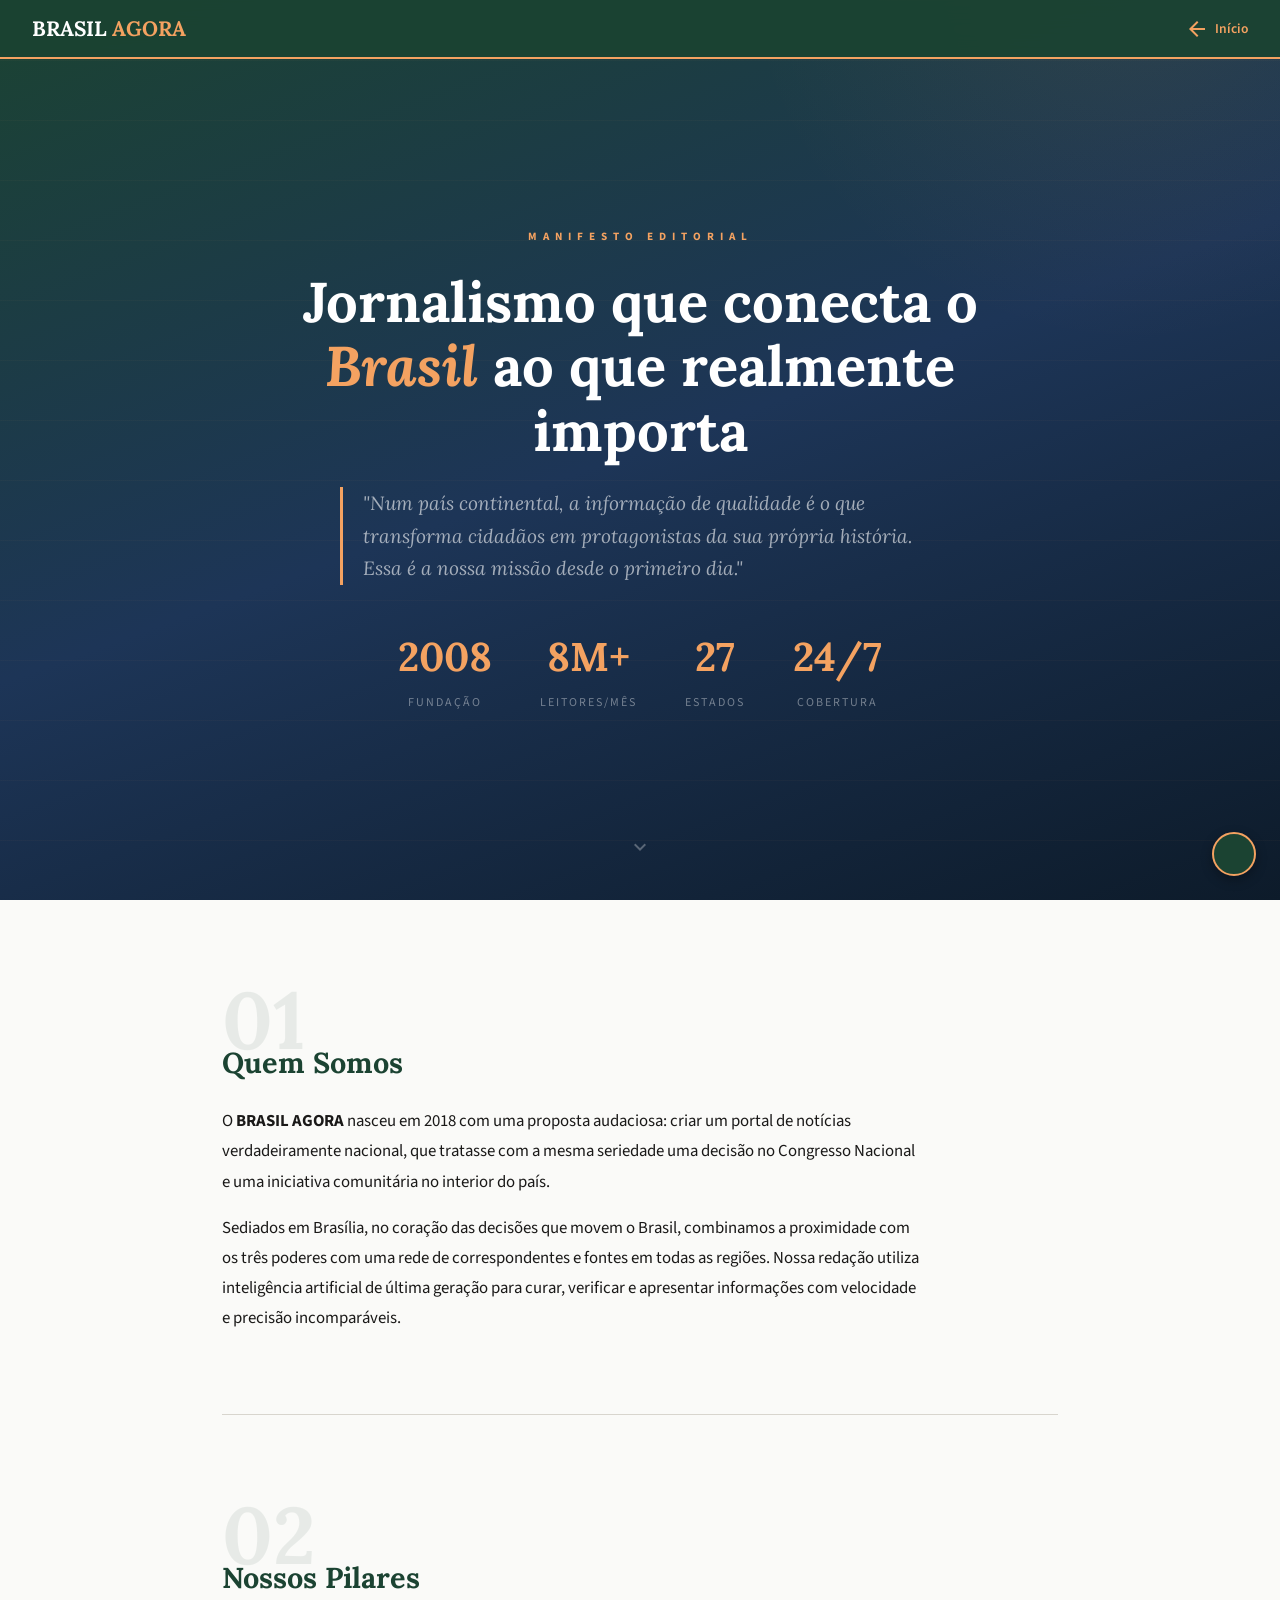
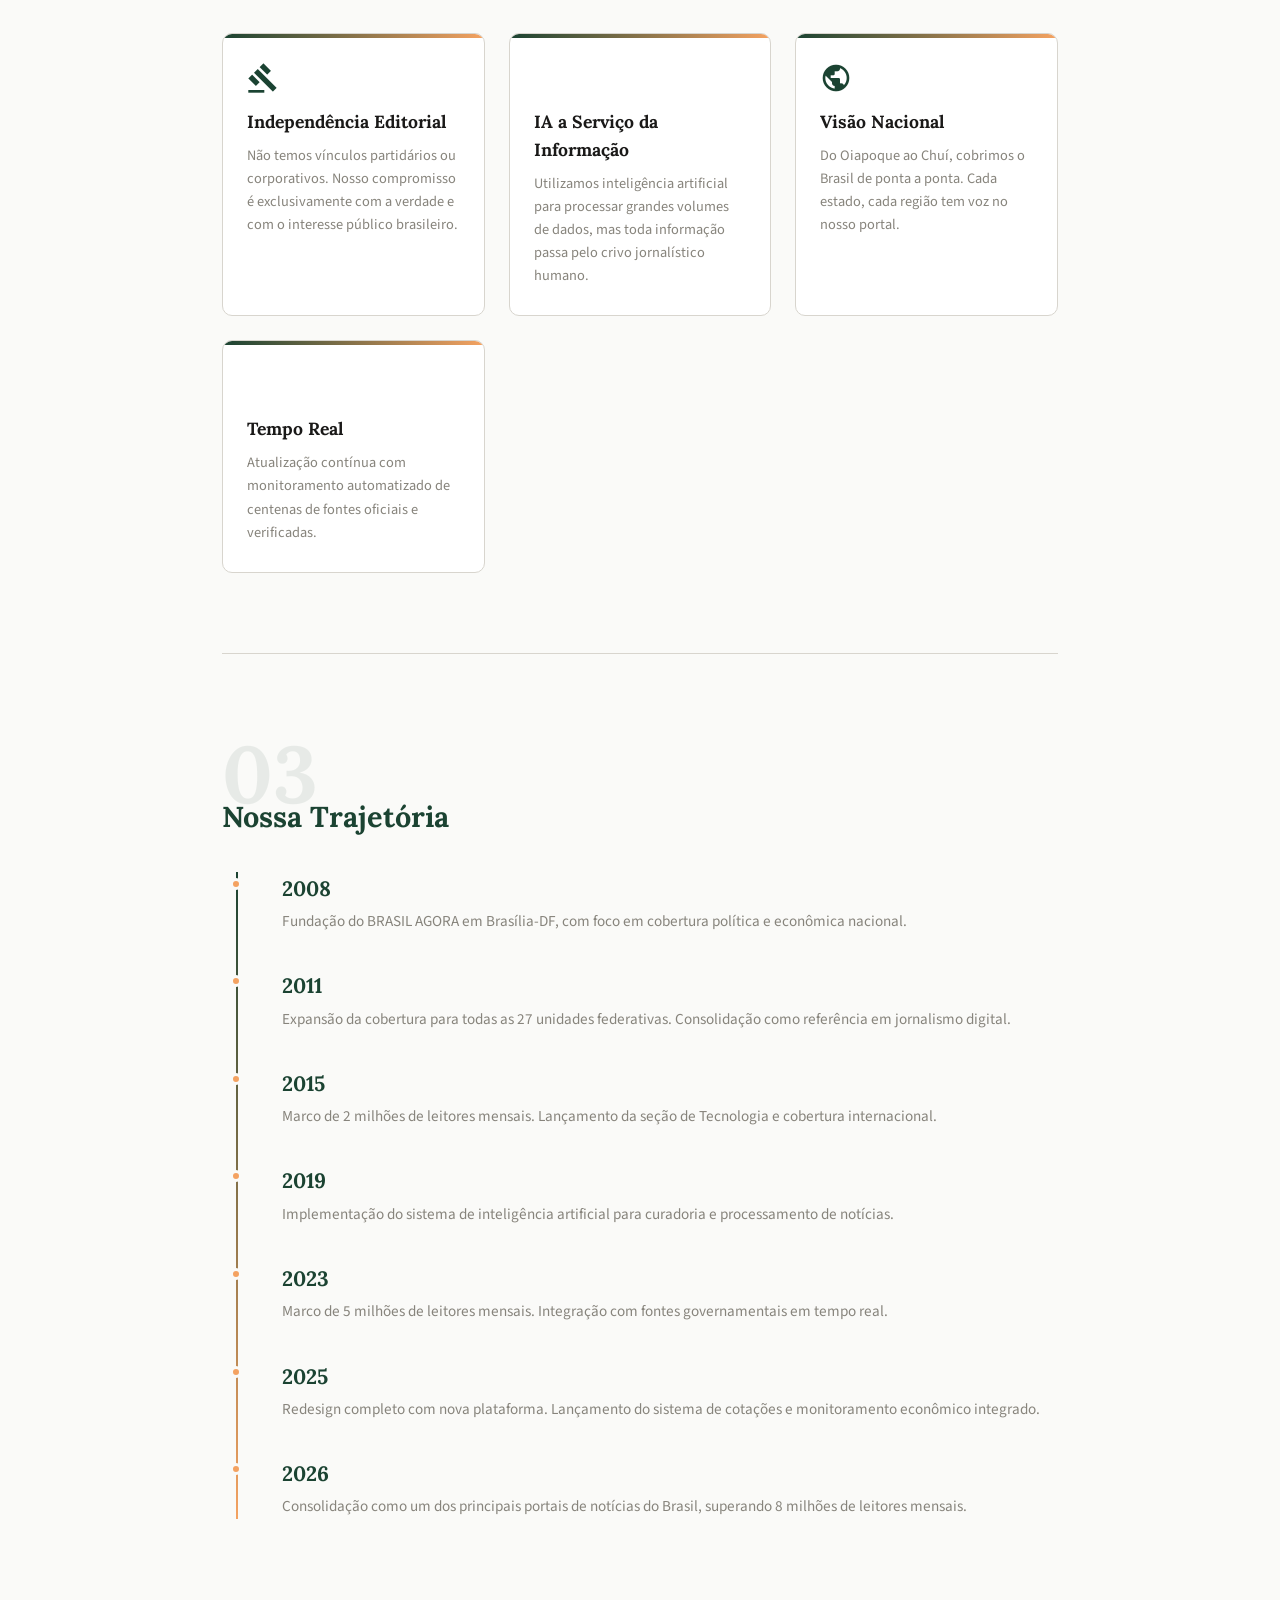
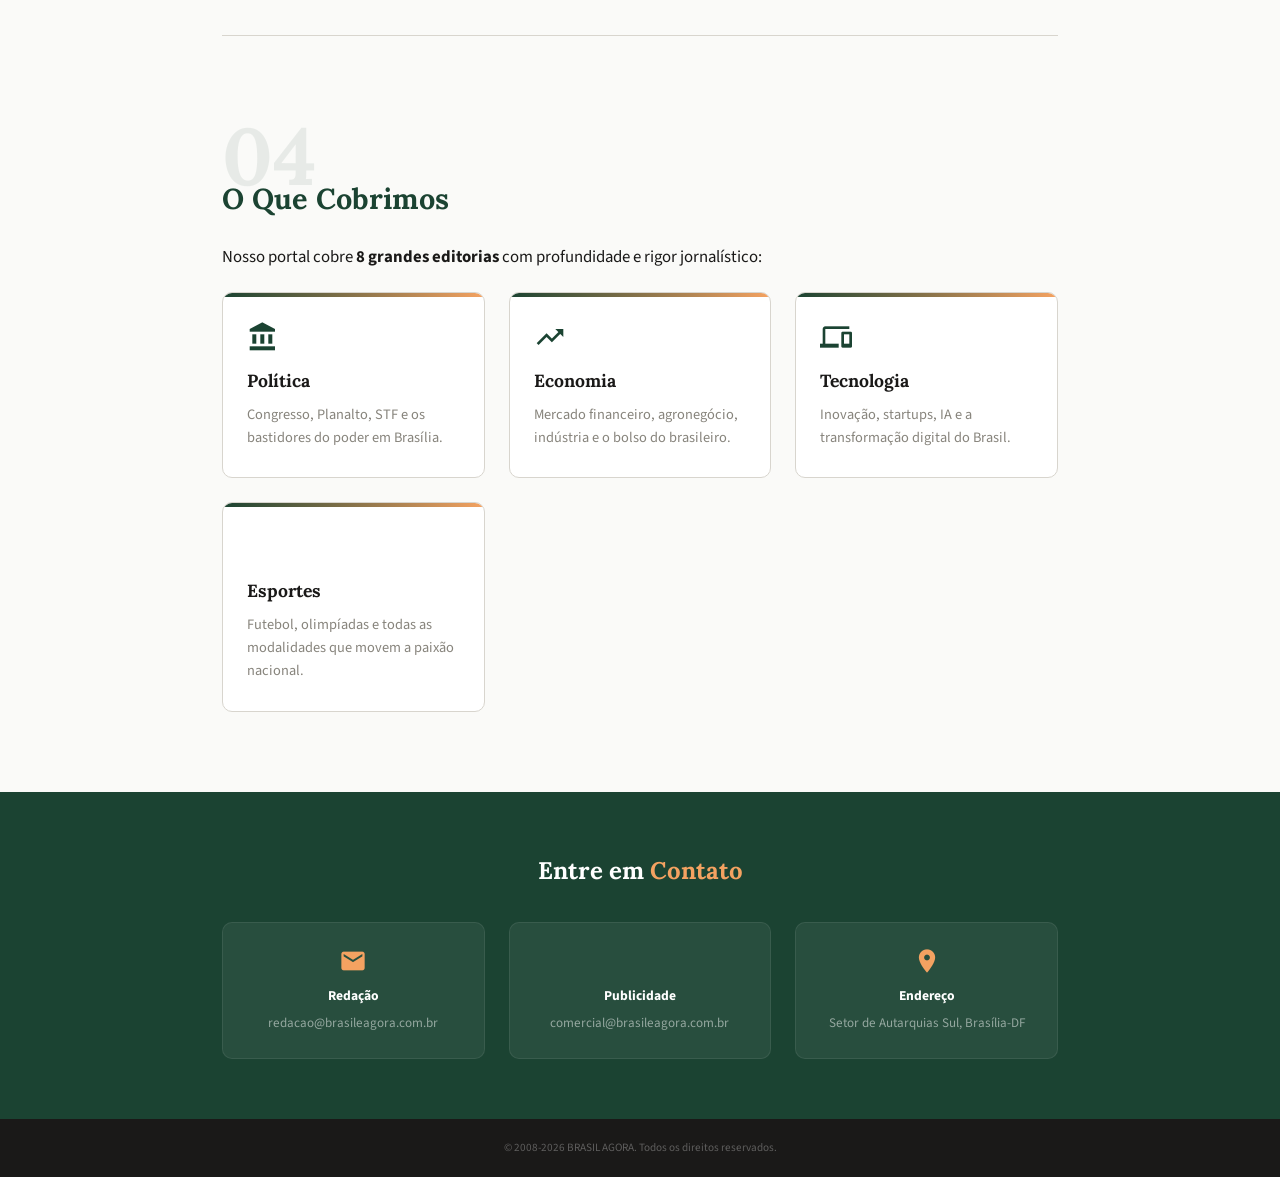
<file: sobre.html>
<!DOCTYPE html>
<html lang="pt-BR" data-theme="light">
<head>
    <meta charset="UTF-8">
    <meta name="viewport" content="width=device-width, initial-scale=1.0">
    <title>Quem Somos — BRASIL AGORA</title>
    <link rel="preconnect" href="https://fonts.googleapis.com">
    <link rel="preconnect" href="https://fonts.gstatic.com" crossorigin>
    <link href="https://fonts.googleapis.com/css2?family=Source+Sans+3:wght@300;400;500;600;700;800;900&family=Lora:wght@400;500;600;700&display=swap" rel="stylesheet">
    <link href="https://fonts.googleapis.com/icon?family=Material+Icons" rel="stylesheet">
    <style>
        :root {
            --green: #1B4332; --green-light: #2D6A4F; --amber: #F4A261;
            --amber-dark: #E76F51; --deep-blue: #1D3557; --gold: #D4A843;
            --white: #FFFFFF; --off-white: #FAFAF8;
            --gray-100: #F0EFEB; --gray-200: #D8D5CE; --gray-300: #B0ADA5;
            --gray-400: #87847C; --gray-700: #2C2B2A; --gray-800: #1A1918;
            --bg: var(--off-white); --bg-card: var(--white); --text: var(--gray-800);
            --text-muted: var(--gray-400); --border: var(--gray-200);
            --font: 'Source Sans 3', system-ui, sans-serif;
            --font-display: 'Lora', Georgia, serif;
            --radius: 10px;
        }
        [data-theme="dark"] {
            --bg: #0C0F0D; --bg-card: #151A17; --text: #E0E4E1;
            --text-muted: #6B7A6F; --border: #243028;
            --off-white: #0F1411; --gray-100: #1A211C;
        }
        *, *::before, *::after { box-sizing: border-box; margin: 0; padding: 0; }
        html { scroll-behavior: smooth; }
        body { font-family: var(--font); background: var(--bg); color: var(--text); line-height: 1.6; -webkit-font-smoothing: antialiased; }
        a { color: inherit; text-decoration: none; }

        /* TOPBAR FIXED */
        .top-fixed {
            position: fixed; top: 0; left: 0; right: 0; z-index: 100;
            background: rgba(27,67,50,0.95); backdrop-filter: blur(12px);
            display: flex; align-items: center; justify-content: space-between;
            padding: 12px 32px; border-bottom: 2px solid var(--amber);
        }
        .top-fixed .logo { font-family: var(--font-display); font-size: 1.3rem; font-weight: 700; color: white; }
        .top-fixed .logo span { color: var(--amber); }
        .top-fixed .back-btn {
            display: flex; align-items: center; gap: 6px; color: var(--amber);
            font-weight: 600; font-size: 0.85rem; transition: 0.2s;
        }
        .top-fixed .back-btn:hover { opacity: 0.8; }

        /* HERO — EDITORIAL MANIFESTO STYLE */
        .hero {
            min-height: 100vh; display: flex; align-items: center; justify-content: center;
            position: relative; overflow: hidden;
            background: linear-gradient(160deg, var(--green) 0%, var(--deep-blue) 50%, #0D1B2A 100%);
        }
        .hero::before {
            content: ''; position: absolute; inset: 0;
            background: repeating-linear-gradient(
                0deg, transparent, transparent 59px,
                rgba(244,162,97,0.03) 59px, rgba(244,162,97,0.03) 60px
            );
        }
        .hero::after {
            content: ''; position: absolute; top: -50%; right: -20%;
            width: 800px; height: 800px; border-radius: 50%;
            background: radial-gradient(circle, rgba(244,162,97,0.08) 0%, transparent 70%);
        }
        .hero-content {
            position: relative; z-index: 2; max-width: 900px; padding: 120px 40px 80px; text-align: center;
        }
        .hero-eyebrow {
            color: var(--amber); font-size: 0.7rem; font-weight: 700;
            letter-spacing: 6px; text-transform: uppercase; margin-bottom: 24px;
        }
        .hero-title {
            font-family: var(--font-display); font-size: 3.5rem; font-weight: 700;
            color: white; line-height: 1.15; margin-bottom: 24px;
        }
        .hero-title em { font-style: italic; color: var(--amber); }
        .hero-quote {
            font-family: var(--font-display); font-size: 1.2rem; font-style: italic;
            color: rgba(255,255,255,0.6); max-width: 600px; margin: 0 auto 40px;
            line-height: 1.7; border-left: 3px solid var(--amber); padding-left: 20px; text-align: left;
        }
        .hero-stats {
            display: flex; justify-content: center; gap: 48px; margin-top: 40px;
        }
        .hero-stat-num {
            font-family: var(--font-display); font-size: 2.5rem; font-weight: 700; color: var(--amber);
        }
        .hero-stat-label {
            font-size: 0.75rem; color: rgba(255,255,255,0.4); text-transform: uppercase; letter-spacing: 2px; margin-top: 4px;
        }
        .hero-scroll {
            position: absolute; bottom: 32px; left: 50%; transform: translateX(-50%);
            color: rgba(255,255,255,0.3); animation: bob 2s ease-in-out infinite;
        }
        @keyframes bob { 0%,100% { transform: translateX(-50%) translateY(0); } 50% { transform: translateX(-50%) translateY(8px); } }

        /* CONTENT SECTIONS */
        .content { max-width: 900px; margin: 0 auto; padding: 0 32px; }

        /* EDITORIAL BLOCKS — alternating */
        .editorial-block {
            padding: 80px 0; border-bottom: 1px solid var(--border);
        }
        .editorial-block:last-child { border-bottom: none; }
        .editorial-block .section-number {
            font-family: var(--font-display); font-size: 5rem; font-weight: 700;
            color: var(--green); opacity: 0.08; line-height: 1; margin-bottom: -20px;
        }
        [data-theme="dark"] .editorial-block .section-number { color: var(--amber); opacity: 0.06; }
        .editorial-block h2 {
            font-family: var(--font-display); font-size: 1.8rem; font-weight: 700;
            margin-bottom: 20px; color: var(--green);
        }
        [data-theme="dark"] .editorial-block h2 { color: var(--amber); }
        .editorial-block p {
            font-size: 1.05rem; line-height: 1.8; color: var(--text); max-width: 700px;
        }
        .editorial-block p + p { margin-top: 16px; }

        /* PILLARS GRID */
        .pillars {
            display: grid; grid-template-columns: repeat(auto-fit, minmax(260px, 1fr));
            gap: 24px; margin-top: 32px;
        }
        .pillar-card {
            background: var(--bg-card); border: 1px solid var(--border); border-radius: var(--radius);
            padding: 28px 24px; position: relative; overflow: hidden;
        }
        .pillar-card::before {
            content: ''; position: absolute; top: 0; left: 0; right: 0; height: 4px;
            background: linear-gradient(90deg, var(--green), var(--amber));
        }
        .pillar-card .material-icons {
            font-size: 32px; color: var(--green); margin-bottom: 14px;
        }
        [data-theme="dark"] .pillar-card .material-icons { color: var(--amber); }
        .pillar-card h3 {
            font-family: var(--font-display); font-size: 1.1rem; font-weight: 700; margin-bottom: 8px;
        }
        .pillar-card p { font-size: 0.9rem; color: var(--text-muted); line-height: 1.6; }

        /* TIMELINE */
        .timeline { margin-top: 32px; position: relative; padding-left: 40px; }
        .timeline::before {
            content: ''; position: absolute; left: 14px; top: 0; bottom: 0;
            width: 2px; background: linear-gradient(to bottom, var(--green), var(--amber));
        }
        .timeline-item {
            position: relative; margin-bottom: 36px; padding-left: 20px;
        }
        .timeline-item::before {
            content: ''; position: absolute; left: -32px; top: 6px;
            width: 12px; height: 12px; border-radius: 50%; background: var(--amber);
            border: 3px solid var(--bg);
        }
        .timeline-year {
            font-family: var(--font-display); font-size: 1.3rem; font-weight: 700; color: var(--green);
        }
        [data-theme="dark"] .timeline-year { color: var(--amber); }
        .timeline-text { font-size: 0.95rem; color: var(--text-muted); margin-top: 4px; }

        /* CONTACT SECTION */
        .contact-section {
            background: var(--green); padding: 60px 0; margin-top: 0;
        }
        .contact-grid {
            max-width: 900px; margin: 0 auto; padding: 0 32px;
            display: grid; grid-template-columns: repeat(auto-fit, minmax(220px, 1fr)); gap: 24px;
        }
        .contact-card {
            background: rgba(255,255,255,0.06); border-radius: var(--radius);
            padding: 24px; text-align: center; border: 1px solid rgba(255,255,255,0.08);
        }
        .contact-card .material-icons { font-size: 28px; color: var(--amber); margin-bottom: 10px; }
        .contact-card h4 { color: white; font-size: 0.85rem; font-weight: 700; margin-bottom: 6px; }
        .contact-card p { color: rgba(255,255,255,0.5); font-size: 0.82rem; }
        .contact-title {
            text-align: center; font-family: var(--font-display); font-size: 1.5rem;
            font-weight: 700; color: white; margin-bottom: 32px;
        }
        .contact-title span { color: var(--amber); }

        /* FOOTER */
        .page-footer {
            background: var(--gray-800); text-align: center; padding: 20px;
            font-size: 0.7rem; color: rgba(255,255,255,0.3);
        }

        /* DARK MODE TOGGLE */
        .theme-toggle {
            position: fixed; bottom: 24px; right: 24px; z-index: 200;
            width: 44px; height: 44px; border-radius: 50%;
            background: var(--green); color: white; border: 2px solid var(--amber);
            display: flex; align-items: center; justify-content: center;
            cursor: pointer; box-shadow: 0 4px 12px rgba(0,0,0,0.3);
        }

        @media (max-width: 768px) {
            .hero-title { font-size: 2.2rem; }
            .hero-stats { gap: 24px; flex-wrap: wrap; }
            .hero-stat-num { font-size: 2rem; }
            .top-fixed { padding: 10px 16px; }
            .hero-content { padding: 100px 20px 60px; }
            .content { padding: 0 20px; }
            .editorial-block { padding: 48px 0; }
            .editorial-block .section-number { font-size: 3rem; }
            .editorial-block h2 { font-size: 1.4rem; }
        }
    </style>
</head>
<body>

    <div class="top-fixed">
        <div class="logo">BRASIL <span>AGORA</span></div>
        <a href="/" class="back-btn">
            <span class="material-icons">arrow_back</span> Início
        </a>
    </div>

    <section class="hero">
        <div class="hero-content">
            <div class="hero-eyebrow">Manifesto Editorial</div>
            <h1 class="hero-title">Jornalismo que conecta o <em>Brasil</em> ao que realmente importa</h1>
            <div class="hero-quote">
                "Num país continental, a informação de qualidade é o que transforma cidadãos em protagonistas da sua própria história. Essa é a nossa missão desde o primeiro dia."
            </div>
            <div class="hero-stats">
                <div>
                    <div class="hero-stat-num">2008</div>
                    <div class="hero-stat-label">Fundação</div>
                </div>
                <div>
                    <div class="hero-stat-num">8M+</div>
                    <div class="hero-stat-label">Leitores/mês</div>
                </div>
                <div>
                    <div class="hero-stat-num">27</div>
                    <div class="hero-stat-label">Estados</div>
                </div>
                <div>
                    <div class="hero-stat-num">24/7</div>
                    <div class="hero-stat-label">Cobertura</div>
                </div>
            </div>
        </div>
        <div class="hero-scroll">
            <span class="material-icons">expand_more</span>
        </div>
    </section>

    <div class="content">
        <div class="editorial-block">
            <div class="section-number">01</div>
            <h2>Quem Somos</h2>
            <p>O <strong>BRASIL AGORA</strong> nasceu em 2018 com uma proposta audaciosa: criar um portal de notícias verdadeiramente nacional, que tratasse com a mesma seriedade uma decisão no Congresso Nacional e uma iniciativa comunitária no interior do país.</p>
            <p>Sediados em Brasília, no coração das decisões que movem o Brasil, combinamos a proximidade com os três poderes com uma rede de correspondentes e fontes em todas as regiões. Nossa redação utiliza inteligência artificial de última geração para curar, verificar e apresentar informações com velocidade e precisão incomparáveis.</p>
        </div>

        <div class="editorial-block">
            <div class="section-number">02</div>
            <h2>Nossos Pilares</h2>
            <div class="pillars">
                <div class="pillar-card">
                    <span class="material-icons">gavel</span>
                    <h3>Independência Editorial</h3>
                    <p>Não temos vínculos partidários ou corporativos. Nosso compromisso é exclusivamente com a verdade e com o interesse público brasileiro.</p>
                </div>
                <div class="pillar-card">
                    <span class="material-icons">psychology</span>
                    <h3>IA a Serviço da Informação</h3>
                    <p>Utilizamos inteligência artificial para processar grandes volumes de dados, mas toda informação passa pelo crivo jornalístico humano.</p>
                </div>
                <div class="pillar-card">
                    <span class="material-icons">public</span>
                    <h3>Visão Nacional</h3>
                    <p>Do Oiapoque ao Chuí, cobrimos o Brasil de ponta a ponta. Cada estado, cada região tem voz no nosso portal.</p>
                </div>
                <div class="pillar-card">
                    <span class="material-icons">speed</span>
                    <h3>Tempo Real</h3>
                    <p>Atualização contínua com monitoramento automatizado de centenas de fontes oficiais e verificadas.</p>
                </div>
            </div>
        </div>

        <div class="editorial-block">
            <div class="section-number">03</div>
            <h2>Nossa Trajetória</h2>
            <div class="timeline">
                <div class="timeline-item">
                    <div class="timeline-year">2008</div>
                    <div class="timeline-text">Fundação do BRASIL AGORA em Brasília-DF, com foco em cobertura política e econômica nacional.</div>
                </div>
                <div class="timeline-item">
                    <div class="timeline-year">2011</div>
                    <div class="timeline-text">Expansão da cobertura para todas as 27 unidades federativas. Consolidação como referência em jornalismo digital.</div>
                </div>
                <div class="timeline-item">
                    <div class="timeline-year">2015</div>
                    <div class="timeline-text">Marco de 2 milhões de leitores mensais. Lançamento da seção de Tecnologia e cobertura internacional.</div>
                </div>
                <div class="timeline-item">
                    <div class="timeline-year">2019</div>
                    <div class="timeline-text">Implementação do sistema de inteligência artificial para curadoria e processamento de notícias.</div>
                </div>
                <div class="timeline-item">
                    <div class="timeline-year">2023</div>
                    <div class="timeline-text">Marco de 5 milhões de leitores mensais. Integração com fontes governamentais em tempo real.</div>
                </div>
                <div class="timeline-item">
                    <div class="timeline-year">2025</div>
                    <div class="timeline-text">Redesign completo com nova plataforma. Lançamento do sistema de cotações e monitoramento econômico integrado.</div>
                </div>
                <div class="timeline-item">
                    <div class="timeline-year">2026</div>
                    <div class="timeline-text">Consolidação como um dos principais portais de notícias do Brasil, superando 8 milhões de leitores mensais.</div>
                </div>
            </div>
        </div>

        <div class="editorial-block">
            <div class="section-number">04</div>
            <h2>O Que Cobrimos</h2>
            <p>Nosso portal cobre <strong>8 grandes editorias</strong> com profundidade e rigor jornalístico:</p>
            <div class="pillars" style="margin-top:20px">
                <div class="pillar-card">
                    <span class="material-icons">account_balance</span>
                    <h3>Política</h3>
                    <p>Congresso, Planalto, STF e os bastidores do poder em Brasília.</p>
                </div>
                <div class="pillar-card">
                    <span class="material-icons">trending_up</span>
                    <h3>Economia</h3>
                    <p>Mercado financeiro, agronegócio, indústria e o bolso do brasileiro.</p>
                </div>
                <div class="pillar-card">
                    <span class="material-icons">devices</span>
                    <h3>Tecnologia</h3>
                    <p>Inovação, startups, IA e a transformação digital do Brasil.</p>
                </div>
                <div class="pillar-card">
                    <span class="material-icons">sports_soccer</span>
                    <h3>Esportes</h3>
                    <p>Futebol, olimpíadas e todas as modalidades que movem a paixão nacional.</p>
                </div>
            </div>
        </div>
    </div>

    <section class="contact-section">
        <div class="contact-title">Entre em <span>Contato</span></div>
        <div class="contact-grid">
            <div class="contact-card">
                <span class="material-icons">email</span>
                <h4>Redação</h4>
                <p>redacao@brasileagora.com.br</p>
            </div>
            <div class="contact-card">
                <span class="material-icons">campaign</span>
                <h4>Publicidade</h4>
                <p>comercial@brasileagora.com.br</p>
            </div>
            <div class="contact-card">
                <span class="material-icons">location_on</span>
                <h4>Endereço</h4>
                <p>Setor de Autarquias Sul, Brasília-DF</p>
            </div>
        </div>
    </section>

    <div class="page-footer">
        &copy; 2008-2026 BRASIL AGORA. Todos os direitos reservados.
    </div>

    <button class="theme-toggle" onclick="var t=document.documentElement.getAttribute('data-theme')==='dark'?'light':'dark'; document.documentElement.setAttribute('data-theme',t); localStorage.setItem('brasileagora-theme',t);">
        <span class="material-icons">contrast</span>
    </button>

    <script>
        var saved = localStorage.getItem('brasileagora-theme');
        if (saved) document.documentElement.setAttribute('data-theme', saved);
    </script>
</body>
</html>
</file>
<file: css/style.css>
/* ============================================
   BRASIL AGORA — National Prestige Design
   Layout magazine premium, sofisticado e elegante
   Fontes: Source Sans 3 + Lora (únicas deste portal)
   ============================================ */

:root {
    --green: #1B4332;
    --green-light: #2D6A4F;
    --amber: #F4A261;
    --amber-dark: #E76F51;
    --deep-blue: #1D3557;
    --deep-blue-light: #264653;
    --gold: #D4A843;
    --white: #FFFFFF;
    --off-white: #FAFAF8;
    --gray-100: #F0EFEB;
    --gray-200: #D8D5CE;
    --gray-300: #B0ADA5;
    --gray-400: #87847C;
    --gray-500: #5F5D56;
    --gray-600: #434240;
    --gray-700: #2C2B2A;
    --gray-800: #1A1918;
    --gray-900: #0D0D0C;
    --bg: var(--off-white);
    --bg-card: var(--white);
    --text: var(--gray-800);
    --text-muted: var(--gray-400);
    --border: var(--gray-200);
    --accent: var(--green);
    --accent-light: var(--amber);
    --shadow-sm: 0 1px 3px rgba(27,67,50,0.06);
    --shadow-md: 0 4px 20px rgba(27,67,50,0.08);
    --shadow-lg: 0 12px 40px rgba(27,67,50,0.12);
    --radius: 10px;
    --radius-sm: 6px;
    --font: 'Source Sans 3', system-ui, sans-serif;
    --font-display: 'Lora', Georgia, serif;
    --ease: cubic-bezier(0.4, 0, 0.2, 1);
    --max-w: 1320px;
}

[data-theme="dark"] {
    --bg: #0C0F0D;
    --bg-card: #151A17;
    --text: #E0E4E1;
    --text-muted: #6B7A6F;
    --border: #243028;
    --off-white: #0F1411;
    --gray-100: #1A211C;
}

*, *::before, *::after { box-sizing: border-box; margin: 0; padding: 0; }
html { scroll-behavior: smooth; overflow-x: hidden; }
body { font-family: var(--font); background: var(--bg); color: var(--text); line-height: 1.6; -webkit-font-smoothing: antialiased; overflow-x: hidden; }
a { color: inherit; text-decoration: none; }
img { max-width: 100%; display: block; }
button { cursor: pointer; border: none; background: none; font-family: inherit; }
ul { list-style: none; }

/* === LOADING === */
.loading-screen {
    position: fixed; inset: 0; z-index: 9999;
    background: linear-gradient(135deg, var(--green), var(--deep-blue));
    display: flex; align-items: center; justify-content: center;
    transition: opacity 0.4s, visibility 0.4s;
}
.loading-screen.hidden { opacity: 0; visibility: hidden; }
.loading-inner { text-align: center; }
.loading-logo { font-family: var(--font-display); font-size: 2.8rem; font-weight: 700; color: var(--white); letter-spacing: 1px; }
.loading-logo span { color: var(--amber); }
.loading-subtitle { color: rgba(255,255,255,0.5); font-size: 0.75rem; letter-spacing: 5px; text-transform: uppercase; margin-top: 2px; }
.loading-spinner {
    width: 32px; height: 32px; border: 3px solid rgba(255,255,255,0.1);
    border-top-color: var(--amber); border-radius: 50%;
    margin: 24px auto 0; animation: spin 0.8s linear infinite;
}
@keyframes spin { to { transform: rotate(360deg); } }

/* === TOPBAR === */
.topbar { background: var(--green); color: rgba(255,255,255,0.7); font-size: 0.75rem; padding: 6px 0; }
.topbar-inner { max-width: var(--max-w); margin: 0 auto; padding: 0 24px; display: flex; justify-content: space-between; align-items: center; }
.topbar-left { display: flex; align-items: center; gap: 6px; }
.topbar-sep { opacity: 0.3; }
.topbar-right { display: flex; gap: 2px; }
.topbar-btn { width: 30px; height: 30px; border-radius: 6px; display: flex; align-items: center; justify-content: center; color: rgba(255,255,255,0.7); transition: 0.2s; }
.topbar-btn:hover { background: rgba(255,255,255,0.1); color: var(--amber); }
.topbar-btn .material-icons { font-size: 18px; }

/* === HEADER === */
.header { background: var(--bg-card); border-bottom: 2px solid var(--green); position: sticky; top: 0; z-index: 100; }
.header-inner { max-width: var(--max-w); width: 100%; margin: 0 auto; padding: 0 24px; display: flex; align-items: center; gap: 32px; height: 64px; overflow: hidden; }
.brand { display: flex; align-items: baseline; gap: 4px; flex-shrink: 0; }
.brand-name { font-family: var(--font-display); font-size: 1.7rem; font-weight: 700; color: var(--green); line-height: 1; }
.brand-name span { color: var(--amber); }
.brand-tag { font-size: 0.55rem; color: var(--text-muted); text-transform: uppercase; letter-spacing: 3px; margin-left: 8px; background: var(--green); color: white; padding: 2px 8px; border-radius: 3px; font-weight: 700; }

.nav-cats { display: flex; gap: 0; overflow-x: auto; scrollbar-width: none; flex: 1; }
.nav-cats::-webkit-scrollbar { display: none; }
.nav-cat {
    padding: 20px 14px; font-size: 0.82rem; font-weight: 600; color: var(--text-muted);
    white-space: nowrap; position: relative; transition: color 0.2s;
}
.nav-cat::after { content: ''; position: absolute; bottom: 0; left: 14px; right: 14px; height: 3px; background: var(--amber); border-radius: 3px 3px 0 0; transform: scaleX(0); transition: transform 0.2s; }
.nav-cat:hover { color: var(--text); }
.nav-cat.active { color: var(--green); font-weight: 700; }
.nav-cat.active::after { transform: scaleX(1); }

.nav-mobile-toggle { display: none; color: var(--text); }
.nav-mobile-toggle .material-icons { font-size: 28px; }

/* === READING BAR === */
.reading-bar { position: fixed; top: 0; left: 0; height: 3px; z-index: 200; background: linear-gradient(90deg, var(--green), var(--amber)); width: 0; transition: width 0.05s; }

/* === TICKER === */
.ticker {
    background: linear-gradient(90deg, var(--green), var(--deep-blue)); display: flex; align-items: center; gap: 12px;
    padding: 8px 24px; overflow: hidden; max-width: 100vw; width: 100%;
}
.ticker-badge {
    background: var(--amber); color: var(--green); padding: 3px 10px; border-radius: 4px;
    font-size: 0.65rem; font-weight: 800; letter-spacing: 1px; flex-shrink: 0;
    animation: pulse 2s infinite;
}
@keyframes pulse { 0%,100% { opacity:1 } 50% { opacity:0.6 } }
.ticker-scroll { overflow: hidden; flex: 1; }
.ticker-text { white-space: nowrap; color: white; font-size: 0.8rem; font-weight: 500; animation: scroll 25s linear infinite; }
@keyframes scroll { 0% { transform: translateX(100%); } 100% { transform: translateX(-100%); } }

/* === SEARCH === */
.search-modal { position: fixed; inset: 0; z-index: 2000; background: rgba(12,15,13,0.92); backdrop-filter: blur(12px); display: none; padding-top: 100px; }
.search-modal.open { display: block; }
.search-modal-box { max-width: 600px; margin: 0 auto; padding: 0 20px; }
.search-field { display: flex; align-items: center; gap: 10px; background: rgba(255,255,255,0.08); border: 2px solid var(--amber); border-radius: var(--radius); padding: 14px 18px; }
.search-field .material-icons { color: var(--amber); }
.search-field input { flex: 1; background: none; border: none; outline: none; color: white; font-size: 1.1rem; font-family: var(--font); }
.search-field input::placeholder { color: rgba(255,255,255,0.3); }
.search-close-btn { color: rgba(255,255,255,0.5); }
.search-results { margin-top: 16px; }
.search-results .sr-item { padding: 12px; border-radius: var(--radius-sm); color: white; cursor: pointer; transition: 0.2s; }
.search-results .sr-item:hover { background: rgba(244,162,97,0.12); }
.search-results .sr-item h4 { font-size: 0.9rem; }
.search-results .sr-item p { font-size: 0.75rem; opacity: 0.4; margin-top: 2px; }

/* === HERO CAROUSEL === */
.hero-carousel-wrap {
    max-width: var(--max-w); margin: 20px auto; padding: 0 24px; position: relative;
}
.hero-carousel { position: relative; border-radius: var(--radius); overflow: hidden; }
.hero-slide {
    display: none; position: relative; aspect-ratio: 16/7; cursor: pointer;
}
.hero-slide.active { display: block; }
.hero-slide img { width: 100%; height: 100%; object-fit: cover; }
.hero-slide-overlay {
    position: absolute; inset: 0;
    background: linear-gradient(transparent 30%, rgba(27,67,50,0.92));
    display: flex; flex-direction: column; justify-content: flex-end; padding: 32px;
}
.hero-slide-badge { display: inline-block; background: var(--amber); color: var(--green); padding: 3px 10px; border-radius: 4px; font-size: 0.65rem; font-weight: 800; text-transform: uppercase; letter-spacing: 0.5px; margin-bottom: 10px; width: fit-content; }
.hero-slide-title { color: white; font-family: var(--font-display); font-size: 1.8rem; font-weight: 700; line-height: 1.2; margin-bottom: 8px; }
.hero-slide-meta { color: rgba(255,255,255,0.5); font-size: 0.8rem; }

/* Slide Reportagem Especial */
.hero-slide-rep .hero-rep-split { position: relative; width: 100%; height: 100%; display: flex; }
.hero-slide-rep > img { display: none; }
.hero-rep-left { width: 50%; height: 100%; overflow: hidden; }
.hero-rep-left img { width: 100%; height: 100%; object-fit: cover; filter: brightness(0.5); }
.hero-rep-right { width: 50%; height: 100%; overflow: hidden; }
.hero-rep-right img { width: 100%; height: 100%; object-fit: cover; object-position: top center; }
.hero-rep-overlay {
    position: absolute; bottom: 0; left: 0; width: 50%; height: 100%;
    display: flex; flex-direction: column; justify-content: flex-end; padding: 32px;
    background: linear-gradient(transparent 30%, rgba(27,67,50,0.92));
}
.hero-rep-overlay .hero-slide-title { color: #fff; text-shadow: 0 2px 8px rgba(0,0,0,0.7); }
@media (max-width: 768px) {
    .hero-rep-left { width: 40%; }
    .hero-rep-right { width: 60%; }
    .hero-rep-overlay { width: 100%; padding: 20px 16px; }
    .hero-rep-overlay .hero-slide-title { font-size: 1rem; }
    .hero-rep-overlay .hero-slide-meta { display: none; }
}
@media (max-width: 480px) {
    .hero-rep-left { width: 35%; }
    .hero-rep-right { width: 65%; }
    .hero-rep-overlay .hero-slide-title { font-size: 0.9rem; }
}

.hero-arrow {
    position: absolute; top: 50%; transform: translateY(-50%);
    background: rgba(27,67,50,0.6); color: white; border: none; border-radius: 50%;
    width: 44px; height: 44px; display: flex; align-items: center; justify-content: center;
    cursor: pointer; z-index: 5; transition: 0.2s;
}
.hero-arrow:hover { background: rgba(27,67,50,0.9); }
.hero-arrow-left { left: 36px; }
.hero-arrow-right { right: 36px; }
.hero-arrow .material-icons { font-size: 28px; }
.hero-dots { display: flex; justify-content: center; gap: 8px; margin-top: 14px; }
.hero-dot { width: 10px; height: 10px; border-radius: 50%; background: var(--gray-300); cursor: pointer; transition: 0.2s; }
.hero-dot.active { background: var(--amber); width: 28px; border-radius: 5px; }

/* === QUOTES BAR === */
.quotes-bar { max-width: var(--max-w); margin: 0 auto; padding: 12px 24px; overflow: hidden; width: 100%; }
.quotes-track { display: flex; gap: 20px; overflow-x: auto; scrollbar-width: none; }
.quotes-track::-webkit-scrollbar { display: none; }
.q-item { display: flex; align-items: center; gap: 8px; white-space: nowrap; flex-shrink: 0; background: var(--bg-card); border: 1px solid var(--border); padding: 8px 14px; border-radius: 50px; }
.q-item .material-icons { font-size: 16px; color: var(--green); }
.q-name { font-size: 0.75rem; font-weight: 600; }
.q-val { font-size: 0.75rem; font-weight: 700; }
.q-var { font-size: 0.7rem; font-weight: 700; }
.q-var.up { color: #16a34a; }
.q-var.down { color: #dc2626; }

/* === TRENDING === */
.trending { max-width: var(--max-w); width: 100%; margin: 0 auto; padding: 16px 24px; display: flex; align-items: center; gap: 14px; flex-wrap: wrap; overflow: hidden; }
.trending-title { font-size: 0.85rem; font-weight: 700; display: flex; align-items: center; gap: 4px; color: var(--amber-dark); white-space: nowrap; }
.trending-title .material-icons { font-size: 18px; }
.trending-pills { display: flex; gap: 8px; flex-wrap: wrap; }
.t-pill { background: var(--bg-card); border: 1px solid var(--border); padding: 6px 14px; border-radius: 50px; font-size: 0.8rem; font-weight: 600; color: var(--text-muted); cursor: pointer; transition: 0.2s; }
.t-pill:hover { border-color: var(--green); color: var(--green); }

/* === LAYOUT === */
.layout { max-width: var(--max-w); width: 100%; margin: 0 auto; padding: 0 24px 20px; display: grid; grid-template-columns: 320px 1fr; gap: 32px; overflow: hidden; }
.col-news { order: 2; min-width: 0; overflow: hidden; }
.col-side { order: 1; min-width: 0; overflow: hidden; }

.full-sections { max-width: var(--max-w); width: 100%; margin: 0 auto; padding: 0 24px 40px; overflow: hidden; }

/* === SECTION BLOCKS === */
.section-block { margin-bottom: 36px; overflow: hidden; }
.section-top { display: flex; justify-content: space-between; align-items: center; margin-bottom: 16px; }
.section-title { font-family: var(--font-display); font-size: 1.3rem; font-weight: 700; display: flex; align-items: center; gap: 8px; }
.dot { width: 10px; height: 10px; border-radius: 50%; display: inline-block; }

.section-tabs { display: flex; gap: 4px; }
.stab { padding: 6px 14px; border-radius: 50px; font-size: 0.78rem; font-weight: 600; color: var(--text-muted); transition: 0.2s; }
.stab.active { background: var(--green); color: white; }
.stab:hover:not(.active) { background: var(--gray-100); }

/* === CARD LIST (vertical) === */
.card-list { display: flex; flex-direction: column; gap: 14px; }
.card-h {
    display: grid; grid-template-columns: 200px 1fr; gap: 16px;
    background: var(--bg-card); border: 1px solid var(--border); border-radius: var(--radius);
    overflow: hidden; transition: box-shadow 0.3s var(--ease), transform 0.3s var(--ease);
    cursor: pointer;
}
.card-h:hover { box-shadow: var(--shadow-md); transform: translateY(-2px); }
.card-h-img { aspect-ratio: 4/3; overflow: hidden; position: relative; }
.card-h-img img { width: 100%; height: 100%; object-fit: cover; transition: transform 0.4s; }
.card-h:hover .card-h-img img { transform: scale(1.05); }
.card-h-badge { position: absolute; top: 8px; left: 8px; background: var(--green); color: white; padding: 2px 8px; border-radius: 4px; font-size: 0.6rem; font-weight: 800; text-transform: uppercase; }
.card-h-body { padding: 14px 14px 14px 0; display: flex; flex-direction: column; justify-content: center; }
.card-h-title { font-family: var(--font-display); font-size: 1rem; font-weight: 700; line-height: 1.3; margin-bottom: 6px; display: -webkit-box; -webkit-line-clamp: 2; -webkit-box-orient: vertical; overflow: hidden; }
.card-h-excerpt { font-size: 0.82rem; color: var(--text-muted); line-height: 1.5; display: -webkit-box; -webkit-line-clamp: 2; -webkit-box-orient: vertical; overflow: hidden; margin-bottom: 8px; }
.card-h-meta { font-size: 0.7rem; color: var(--text-muted); display: flex; justify-content: space-between; }
.card-h-meta .author { font-weight: 600; }
.card-h-share { position: absolute; top: 8px; right: 8px; width: 28px; height: 28px; border-radius: 50%; background: rgba(0,0,0,0.4); color: white; display: flex; align-items: center; justify-content: center; opacity: 0; transition: 0.2s; }
.card-h:hover .card-h-share { opacity: 1; }
.card-h-share .material-icons { font-size: 14px; }

/* === LOAD MORE === */
.load-more-btn { width: 100%; padding: 12px; background: var(--bg-card); border: 2px solid var(--border); border-radius: var(--radius-sm); font-weight: 600; color: var(--green); margin-top: 16px; transition: 0.2s; }
.load-more-btn:hover { border-color: var(--green); background: var(--green); color: white; }

/* === CARD ROW (horizontal scroll) === */
.card-row { display: flex; gap: 14px; overflow-x: auto; scrollbar-width: none; padding-bottom: 4px; max-width: 100%; }
.card-row::-webkit-scrollbar { display: none; }
.card-v {
    min-width: 240px; max-width: 240px; flex-shrink: 0;
    background: var(--bg-card); border: 1px solid var(--border);
    border-radius: var(--radius); overflow: hidden; cursor: pointer;
    transition: box-shadow 0.3s, transform 0.3s;
}
.card-v:hover { box-shadow: var(--shadow-md); transform: translateY(-3px); }
.card-v-img { aspect-ratio: 16/10; overflow: hidden; }
.card-v-img img { width: 100%; height: 100%; object-fit: cover; }
.card-v-body { padding: 12px; }
.card-v-title { font-family: var(--font-display); font-size: 0.9rem; font-weight: 700; line-height: 1.3; display: -webkit-box; -webkit-line-clamp: 2; -webkit-box-orient: vertical; overflow: hidden; margin-bottom: 6px; }
.card-v-meta { font-size: 0.7rem; color: var(--text-muted); }

/* === VIDEOS === */
.video-row { display: flex; gap: 14px; overflow-x: auto; scrollbar-width: none; max-width: 100%; }
.video-row::-webkit-scrollbar { display: none; }
.vid-card { min-width: 260px; flex-shrink: 0; position: relative; border-radius: var(--radius); overflow: hidden; cursor: pointer; aspect-ratio: 16/9; }
.vid-card img { width: 100%; height: 100%; object-fit: cover; }
.vid-play { position: absolute; top: 50%; left: 50%; transform: translate(-50%,-50%); width: 48px; height: 48px; border-radius: 50%; background: var(--amber); color: var(--green); display: flex; align-items: center; justify-content: center; transition: 0.2s; }
.vid-card:hover .vid-play { transform: translate(-50%,-50%) scale(1.1); }
.vid-dur { position: absolute; top: 8px; right: 8px; background: rgba(0,0,0,0.7); color: white; padding: 2px 6px; border-radius: 4px; font-size: 0.7rem; font-weight: 600; }
.vid-title { position: absolute; bottom: 0; left: 0; right: 0; padding: 30px 12px 10px; background: linear-gradient(transparent, rgba(0,0,0,0.85)); color: white; font-size: 0.8rem; font-weight: 600; }

/* === SIDEBAR === */
.col-side { display: flex; flex-direction: column; gap: 20px; word-break: break-word; position: sticky; top: 74px; align-self: start; }
.widget { background: var(--bg-card); border: 1px solid var(--border); border-radius: var(--radius); padding: 18px; }
.widget-title { font-size: 0.95rem; font-weight: 800; margin-bottom: 14px; padding-bottom: 10px; border-bottom: 2px solid var(--green); }

/* Weather */
.weather-box { background: linear-gradient(135deg, var(--green), var(--deep-blue)); border: none; color: white; }
.weather-box .widget-title { border-bottom-color: rgba(255,255,255,0.15); }
.w-main { display: flex; align-items: center; gap: 14px; margin-bottom: 10px; }
.w-temp { font-size: 2.8rem; font-weight: 900; font-family: var(--font-display); }
.w-icon .material-icons { font-size: 40px; color: var(--amber); }
.w-desc { font-size: 0.85rem; opacity: 0.7; margin-bottom: 10px; }
.w-details { display: grid; grid-template-columns: 1fr 1fr; gap: 6px; font-size: 0.75rem; opacity: 0.6; }
.w-details span { display: flex; align-items: center; gap: 4px; }
.w-details .material-icons { font-size: 14px; }

/* Top list */
.tl-item { display: flex; gap: 10px; padding: 8px 0; cursor: pointer; border-bottom: 1px solid var(--border); transition: 0.2s; }
.tl-item:last-child { border-bottom: none; }
.tl-item:hover { opacity: 0.7; }
.tl-rank { font-family: var(--font-display); font-size: 1.6rem; font-weight: 700; color: var(--amber-dark); min-width: 28px; line-height: 1; }
.tl-title { font-size: 0.82rem; font-weight: 600; line-height: 1.3; display: -webkit-box; -webkit-line-clamp: 2; -webkit-box-orient: vertical; overflow: hidden; }
.tl-time { font-size: 0.65rem; color: var(--text-muted); margin-top: 2px; }

/* Side news */
.side-news-item { display: flex; gap: 10px; padding: 10px 0; cursor: pointer; border-bottom: 1px solid var(--border); transition: 0.2s; }
.side-news-item:last-child { border-bottom: none; }
.side-news-item:hover { opacity: 0.7; }
.side-news-thumb { width: 72px; height: 54px; border-radius: 6px; overflow: hidden; flex-shrink: 0; }
.side-news-thumb img { width: 100%; height: 100%; object-fit: cover; }
.side-news-info { flex: 1; min-width: 0; }
.side-news-cat { font-size: 0.6rem; font-weight: 800; text-transform: uppercase; color: var(--green); letter-spacing: 0.5px; }
.side-news-title { font-size: 0.82rem; font-weight: 600; line-height: 1.3; display: -webkit-box; -webkit-line-clamp: 2; -webkit-box-orient: vertical; overflow: hidden; margin-top: 2px; }
.side-news-meta { font-size: 0.65rem; color: var(--text-muted); margin-top: 3px; }

/* === SHARE === */
.share-overlay { position: fixed; inset: 0; z-index: 2500; background: rgba(0,0,0,0.5); display: none; align-items: center; justify-content: center; }
.share-overlay.open { display: flex; }
.share-box { background: var(--bg-card); border-radius: var(--radius); padding: 24px; width: 90%; max-width: 380px; position: relative; }
.share-box h3 { font-family: var(--font-display); font-size: 1.1rem; margin-bottom: 16px; }
.share-grid { display: grid; grid-template-columns: 1fr 1fr; gap: 8px; }
.share-item { display: flex; align-items: center; justify-content: center; gap: 6px; padding: 10px; border-radius: var(--radius-sm); color: white; font-weight: 600; font-size: 0.8rem; transition: 0.2s; }
.share-item:hover { opacity: 0.85; }
.share-x { position: absolute; top: 10px; right: 10px; color: var(--text-muted); }

/* === VIDEO MODAL === */
.vmodal { position: fixed; inset: 0; z-index: 3000; background: rgba(0,0,0,0.92); display: none; align-items: center; justify-content: center; flex-direction: column; }
.vmodal.open { display: flex; }
.vmodal-x { position: absolute; top: 16px; right: 16px; color: white; }
.vmodal-frame { width: 90%; max-width: 860px; aspect-ratio: 16/9; border-radius: var(--radius); overflow: hidden; }
.vmodal-frame iframe { width: 100%; height: 100%; border: none; }
.vmodal-title { color: white; font-size: 1rem; margin-top: 12px; max-width: 860px; text-align: center; }

/* === DETAIL === */
.detail-overlay { position: fixed; inset: 0; z-index: 4000; background: rgba(0,0,0,0.6); display: none; align-items: center; justify-content: center; padding: 20px; }
.detail-overlay.open { display: flex; }

/* === FOOTER === */
.footer { background: var(--green); color: rgba(255,255,255,0.6); margin-top: 40px; padding: 40px 0 0; }
.footer-inner { max-width: var(--max-w); margin: 0 auto; padding: 0 24px; display: grid; grid-template-columns: 2fr 1fr 1fr; gap: 32px; padding-bottom: 24px; border-bottom: 1px solid rgba(255,255,255,0.08); overflow: hidden; }
.footer-inner > * { min-width: 0; }
.footer-brand { font-family: var(--font-display); font-size: 1.8rem; font-weight: 700; color: white; margin-bottom: 10px; }
.footer-brand span { color: var(--amber); }
.brand-col p { font-size: 0.8rem; line-height: 1.6; opacity: 0.5; }
.footer-col h4 { color: var(--amber); font-size: 0.8rem; font-weight: 700; text-transform: uppercase; letter-spacing: 1px; margin-bottom: 12px; }
.footer-col a { display: block; font-size: 0.8rem; padding: 3px 0; opacity: 0.5; transition: 0.2s; }
.footer-col a:hover { opacity: 1; color: var(--amber); }
.footer-bottom { text-align: center; padding: 16px 24px; font-size: 0.7rem; opacity: 0.3; }

/* === TOAST === */
.toast-box { position: fixed; bottom: 20px; right: 20px; z-index: 5000; overflow: hidden; }
.toast { background: var(--green); color: white; padding: 12px 18px; border-radius: var(--radius-sm); margin-top: 6px; font-size: 0.82rem; border-left: 4px solid var(--amber); box-shadow: var(--shadow-lg); animation: fadeIn 0.3s; }
.toast.out { animation: fadeOut 0.3s forwards; }
@keyframes fadeIn { from { transform: translateX(100%); opacity: 0; } }
@keyframes fadeOut { to { transform: translateX(100%); opacity: 0; } }

/* === RESPONSIVE === */
@media (max-width: 1024px) {
    .layout { grid-template-columns: 1fr; }
    .col-news { order: 1; }
    .col-side { order: 2; display: grid; grid-template-columns: 1fr 1fr; gap: 14px; }
    .hero-slide-title { font-size: 1.4rem; }
    .footer-inner { grid-template-columns: 1fr; gap: 20px; }
}

@media (max-width: 768px) {
    .hero-slide { aspect-ratio: 16/9; }
    .hero-slide-title { font-size: 1.2rem; }
    .hero-arrow { width: 36px; height: 36px; }
    .hero-arrow .material-icons { font-size: 22px; }
    .hero-arrow-left { left: 28px; }
    .hero-arrow-right { right: 28px; }
    .col-side { grid-template-columns: 1fr; }
    .card-h { grid-template-columns: 130px 1fr; }
    .card-h-title { font-size: 0.9rem; }
    .header-inner { gap: 12px; }
    .nav-cats { display: none; }
    .nav-cats.open { display: flex; position: absolute; top: 64px; left: 0; right: 0; background: var(--bg-card); border-bottom: 2px solid var(--green); flex-direction: column; padding: 10px; z-index: 99; box-shadow: var(--shadow-md); }
    .nav-mobile-toggle { display: block; margin-left: auto; }
    .brand-tag { display: none; }
}

@media (max-width: 480px) {
    .card-h { grid-template-columns: 100px 1fr; }
    .hero-carousel-wrap { padding: 0 14px; margin: 14px auto; }
    .layout { padding: 0 14px 40px; }
    .topbar-inner, .header-inner { padding: 0 14px; }
}
</file>
